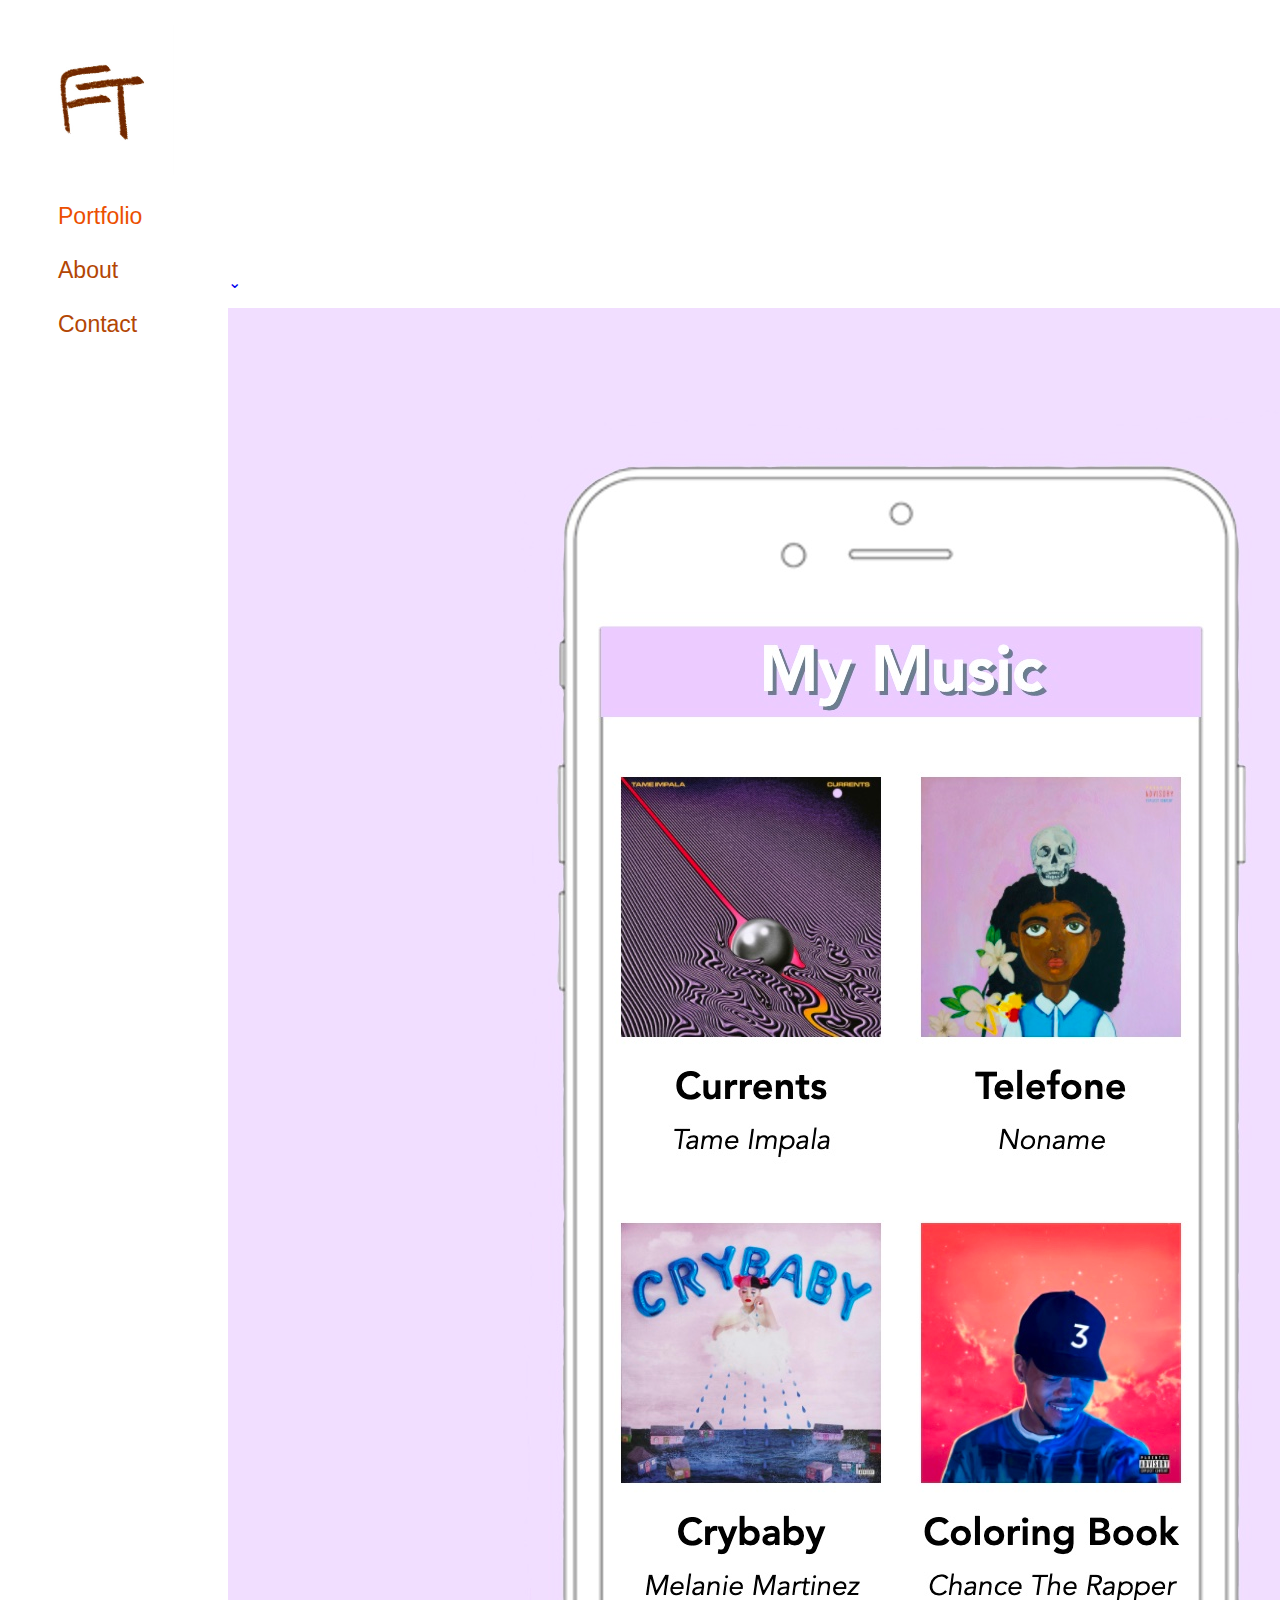
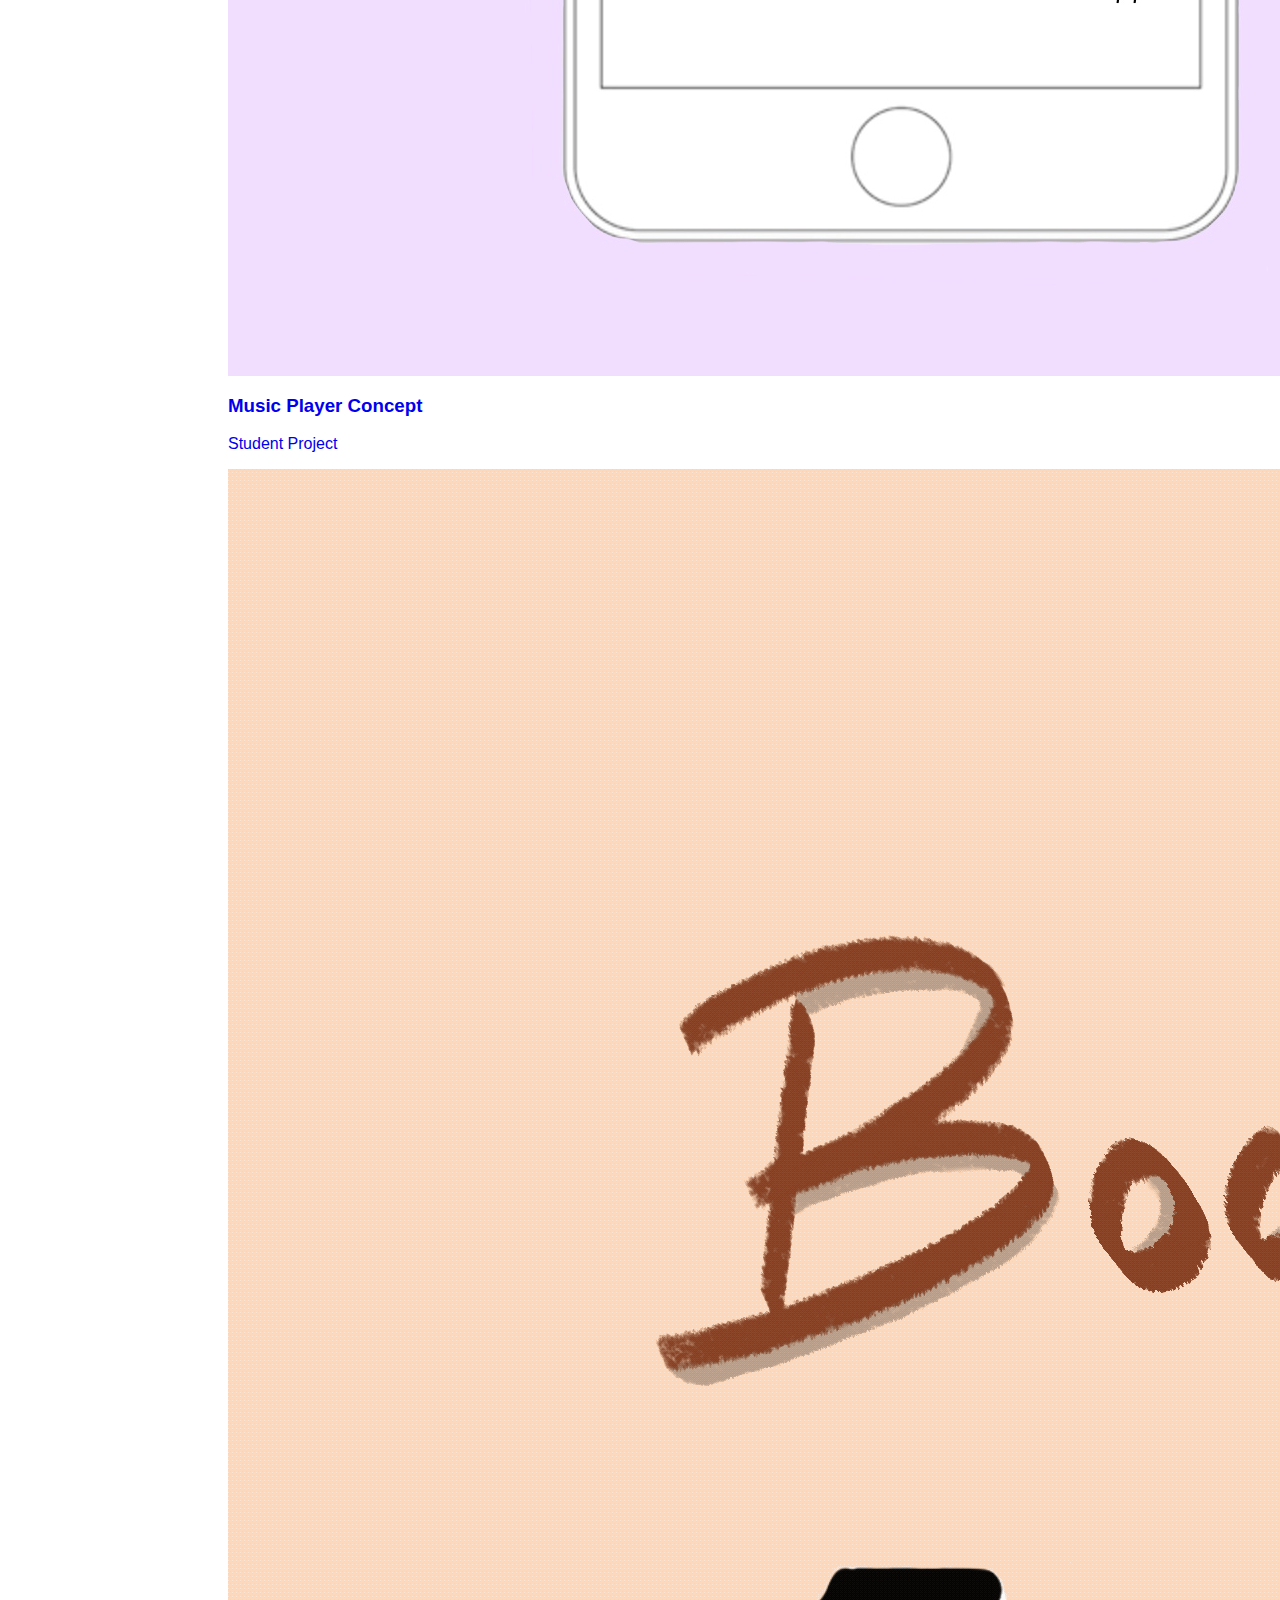
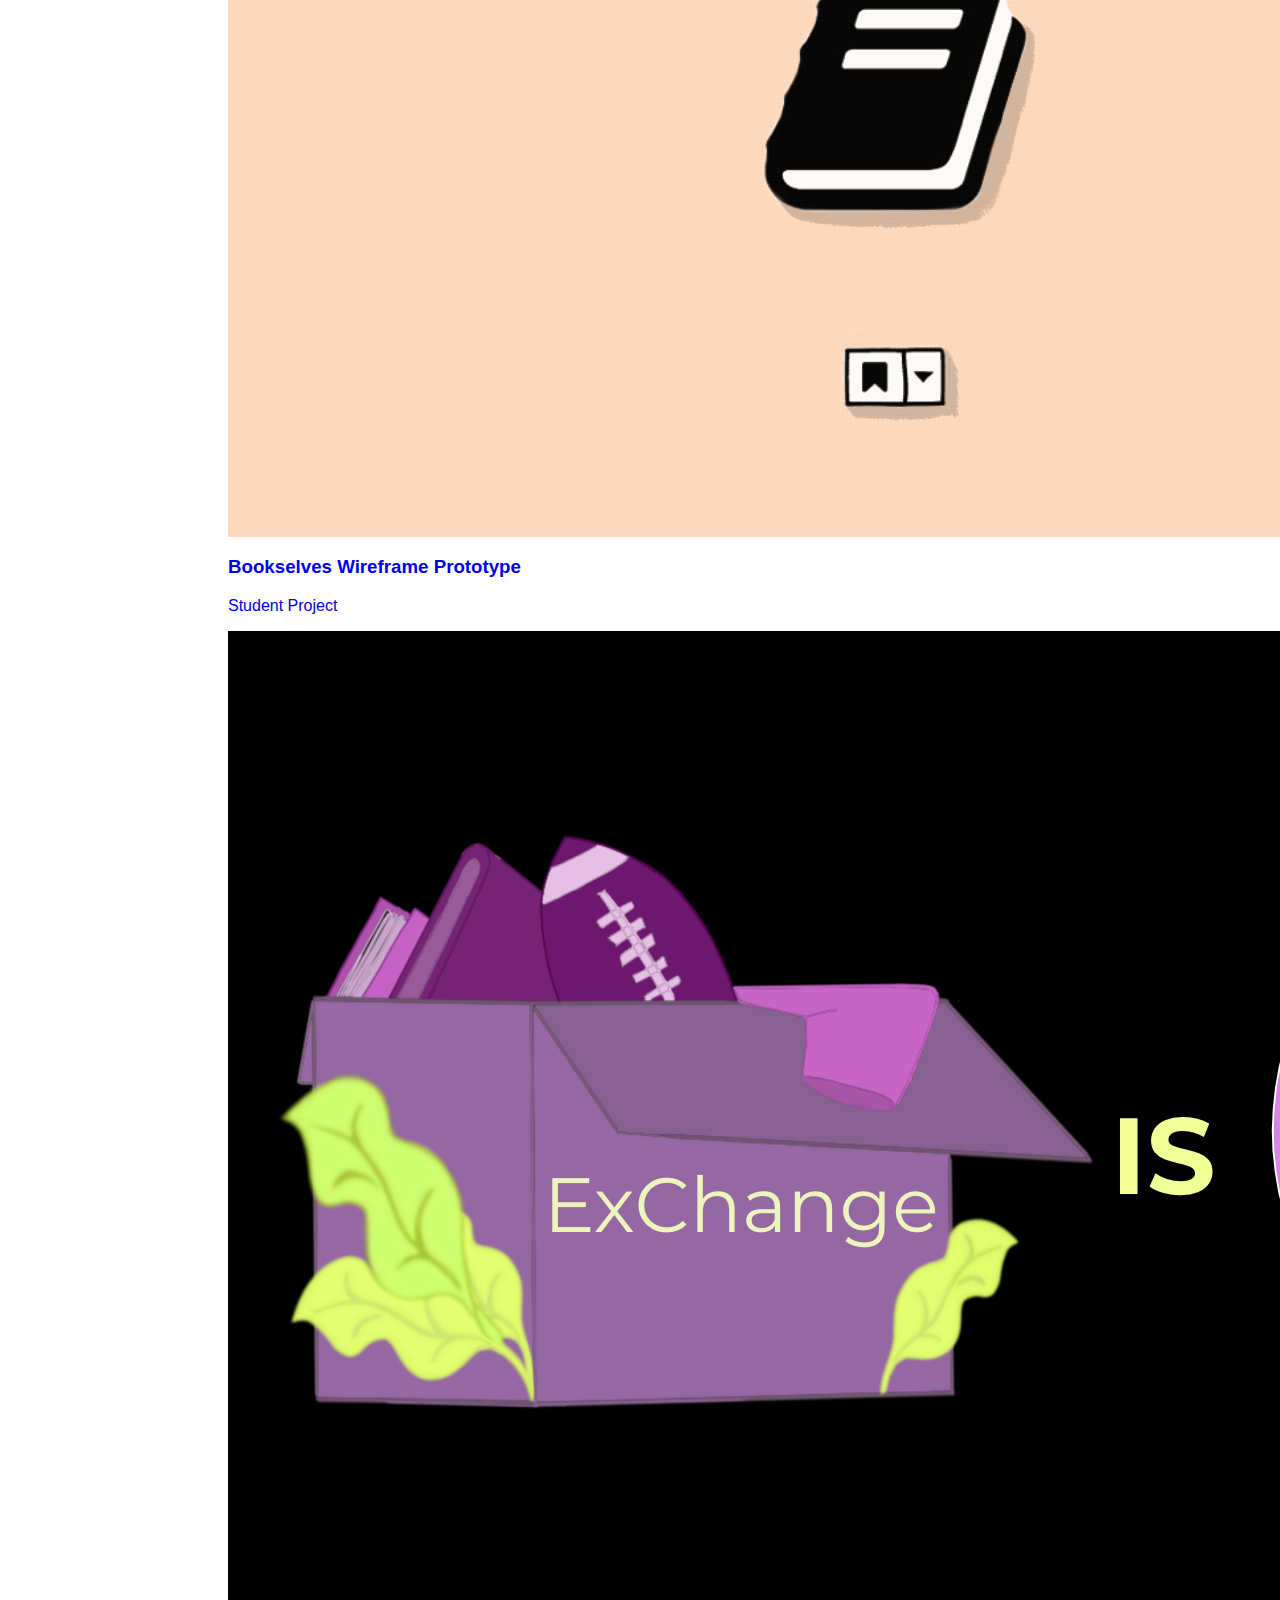
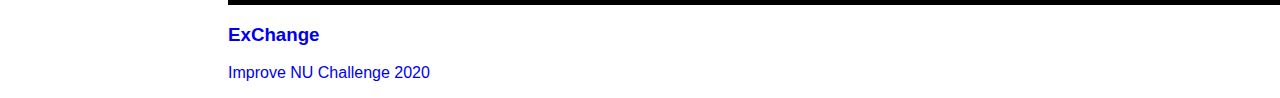
<file: index.html>
<html>
    <head>
        <title>Fionna Teoh</title>
        <link rel="stylesheet" type="text/css" href="portfolio.css"/>
    </head>
    
    <body>
      <!-- Side Menu Bar: navigation between portfolio, about, and contact pages-->
      <nav class="side-nav">
        <div class="icon">
          <img src="images/ft_icon.jpg" alt="FT logo">
        </div>
        <ul class= "menu-portfolio">
          <a href="index.html">
            <li id ="portfolio" aria-labelledby="Portfolio">Portfolio</li>
          </a>
          <a href="about.html">
            <li id ="about" aria-labelledby="About">About</li>
         </a>
         <a href="contact.html">
            <li id="contact" aria-labelledby="Contact">Contact</li>
         </a>
        </ul>
      </nav>

      <div id="screen">
        <!-- Section 1 of Landing Page/Portfolio page: introduction and toggle-->
        <div id="section1">
          <!-- Introduction: self-introduction-->
          <div class="mini-bio">
            <img id="gingko" src="images/gingko.jpg" alt="Fionna Teoh">
            <div class="mini-bio-text">
                <p id="name">Hey, I'm Fionna.</p>
                <p id="description">I'm a web developer passionate about storytelling <br>
                  and building meaningful experiences.</p>
            </div>
          </div>
          <!-- Toggle to Projects in Portfolio: smooth scrolls to Section 2 of the page-->
          <div class="view-work">
            <a href="#section2">
              <p aria-labelledby="Smooth Scroll to Projects">&#8964;</p>
            </a>
          </div>
        </div>

        <!-- Section 2 of Landing Page/Portfolio: 3 clickable projects -->
        <div id="section2">
          <div class="project-container">
            <!-- Project 1: Music Player Concept-->
            <div class="project">
              <a href="music_player.html">
                <img id="project1" src="images/project1.jpg" alt="Music Player Redesign">
                <div class="overlay" id="overlay1">
                  <div class="text">
                    <h3 aria-labelledby="Music Player Concept">Music Player Concept</h3>
                    <p aria-labelledby="Student Project">Student Project<p>
                  </div>
                </div>
              </a>
            </div>
            <!-- Project 2: Bookselves Wireframe Prototype-->
            <div class="project">
              <a href="bookselves.html">
                <img id="project2" src="images/project2.gif" alt="Bookselves">
                <div class="overlay" id="overlay1">
                  <div class="text">
                    <h3 aria-labelledby="Bookselves Wireframe Prototype">Bookselves Wireframe Prototype</h3>
                    <p aria-labelledby="Student Project">Student Project<p>
                  </div>
                </div>
              </a>
            </div>
            <!-- Project 3: ExChange-->
            <div class="project">
              <a href="exChange.html">
                <img id="project3" src="images/exChange.png" alt="ExChange">
                <div class="overlay" id="overlay1">
                  <div class="text">
                    <h3 aria-labelledby="ExChange">ExChange</h3>
                    <p aria-labelledby="Improve NU 2020">Improve NU Challenge 2020<p>
                  </div>
                </div>
              </a>
            </div>
          </div>
        </div>

      </div>
    </body>
 </html>
</file>
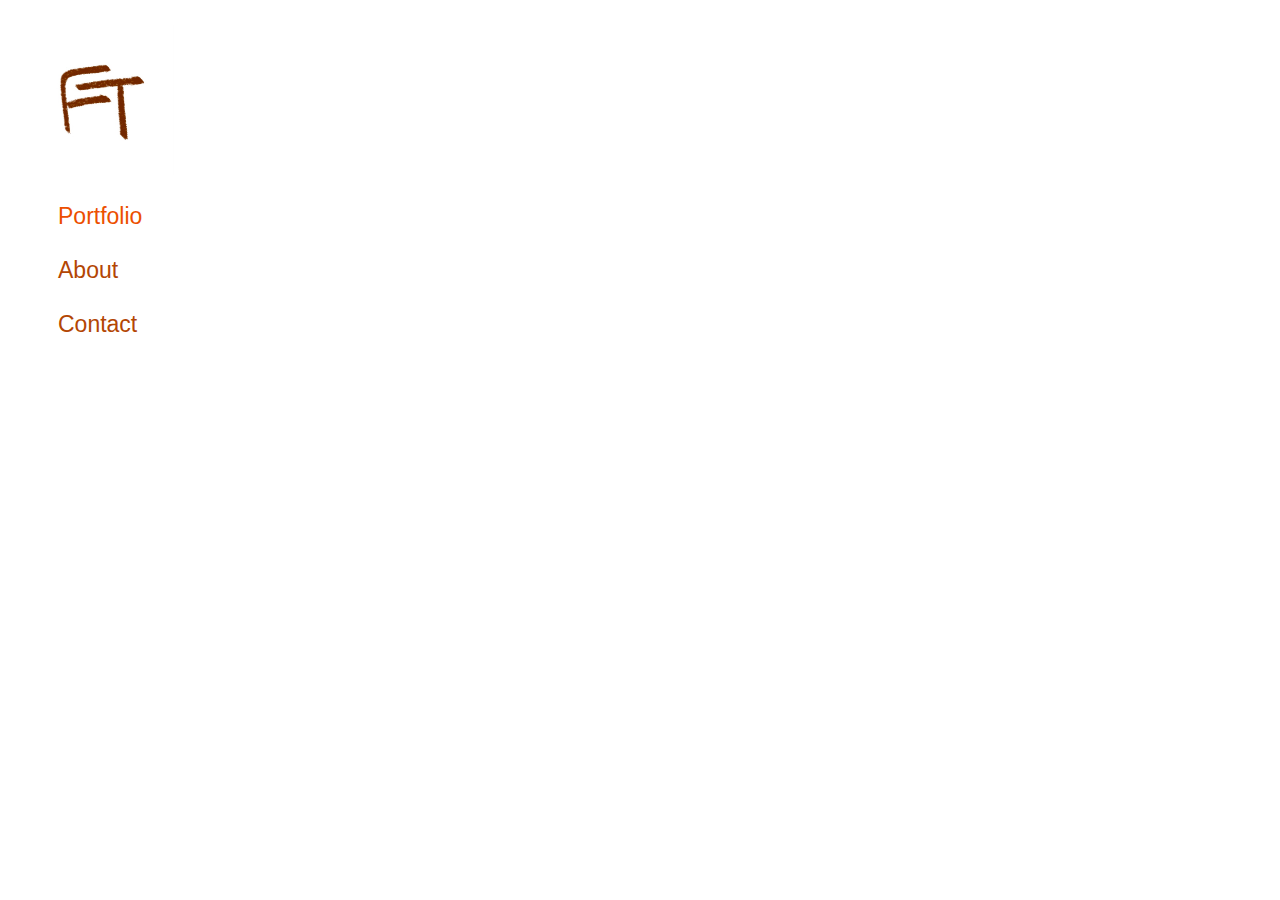
<file: project_6/index.html>
<html>
    <head>
        <title>Fionna Teoh</title>
        <link rel="stylesheet" type="text/css" href="portfolio.css"/>
        <link href="https://fonts.googleapis.com/icon?family=Material+Icons"
           rel="stylesheet">
        <script src="contact.js"></script>
    </head>
    <body>
      <nav class="side-nav">
        <div class="icon">
          <img src="images/ft_icon.jpg" alt="Fionna Teoh">
        </div>

        <ul class= "menu-portfolio">
           <a href="index.html">
             <li id ="portfolio">Portfolio</li>
           </a>
           <a href="about.html">
             <li id ="about">About</li>
          </a>
          <a href="contact.html">
             <li id="contact">Contact</li>
          </a>
        </ul>
      </nav>
      <div id="screen">
        <div class ="mini-bio">
          <img id="gingko" src="images/gingko.jpg" alt="Fionna Teoh">
          <div class="mini-bio-text">
              <p id="name">Hey, I'm Fionna.</p>
              <p id="description">I'm a designer passionate about storytelling <br>
                and building meaningful experiences.</p>
        </div>
        </div>


      </div>

    <script src="contact.js"></script>
    </body>
 </html>
</file>
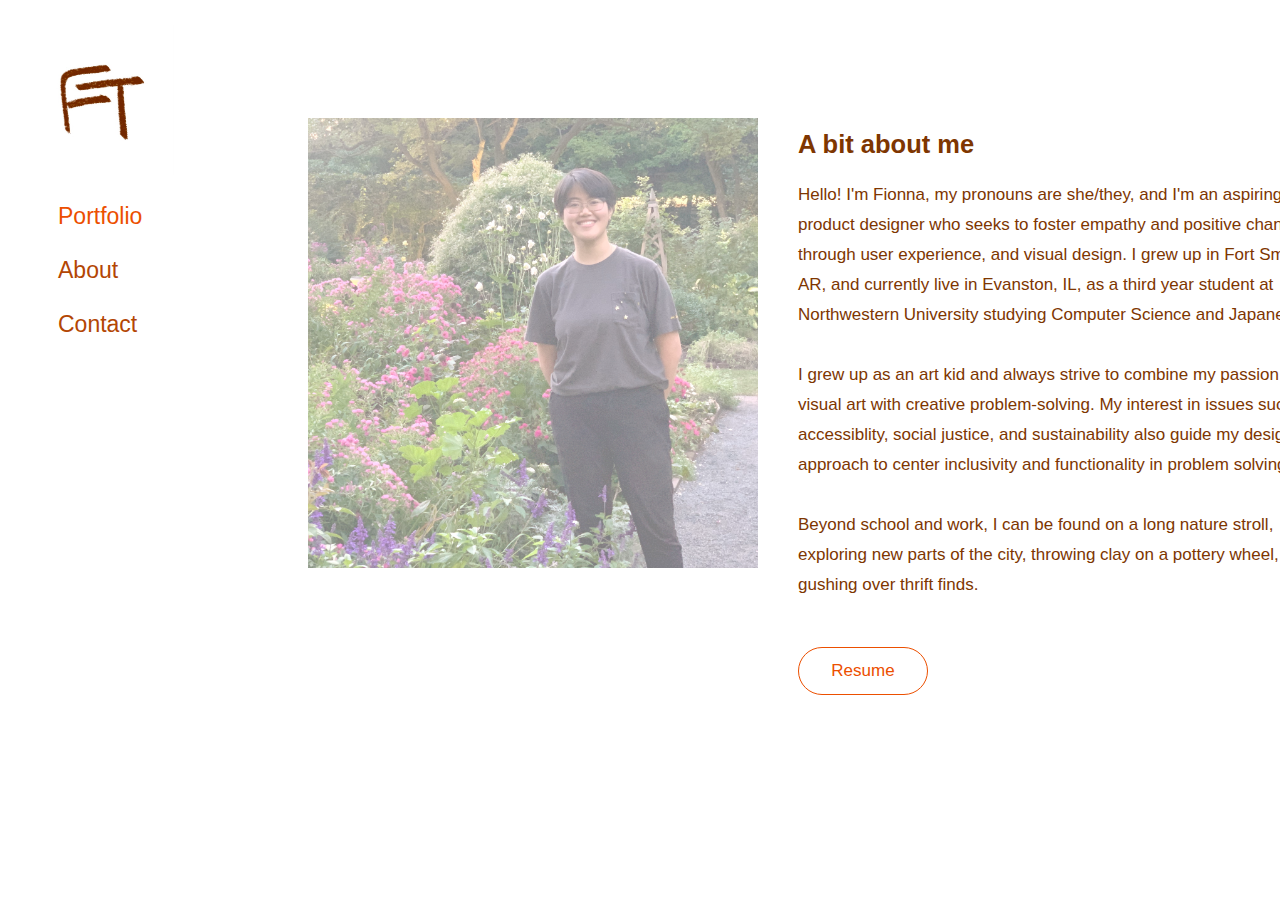
<file: about.html>
<html>
    <head>
        <title>About Fionna Teoh</title>
        <link rel="stylesheet" type="text/css" href="portfolio.css"/>
    </head>

    <body>
      <!-- Side Menu Bar: navigation between portfolio, about, and contact pages-->
      <nav class="side-nav">
        <div class="icon">
          <img src="images/ft_icon.jpg" alt="FT logo">
        </div>
        <ul class= "menu-portfolio">
          <a href="portfolio.html">
            <li id ="portfolio" aria-labelledby="Portfolio">Portfolio</li>
          </a>
          <a href="about.html">
            <li id ="about" aria-labelledby="About">About</li>
         </a>
         <a href="contact.html">
            <li id="contact" aria-labelledby="Contact">Contact</li>
         </a>
        </ul>
      </nav>

      <div id ="screen">
        <!-- Introduction: self-introduction-->
        <div class="bio">
          <div class="profile_pic">
          <img src="images/profile_pic.jpg" alt="Fionna Teoh">
          </div>
          <div class="bio-text">
            <h2 aria-labelledby="A bit about me">A bit about me</h2>
            <p>Hello! I'm Fionna, my pronouns are she/they, and I'm an aspiring product designer who seeks
              to foster empathy and positive change through user experience, and visual design. I grew up
              in Fort Smith, AR, and currently live in Evanston, IL, as a third year student at Northwestern
              University studying Computer Science and Japanese. <br><br>

              I grew up as an art kid and always strive to combine my passion for visual art with creative
              problem-solving. My interest in issues such as accessiblity, social justice, and sustainability also guide
              my design approach to center inclusivity and functionality in problem solving. <br><br>

              Beyond school and work, I can be found on a long nature stroll, exploring new parts of the city, throwing
              clay on a pottery wheel, and gushing over thrift finds.<br><br>
            </p>
            <!-- Resume button: opens pdf file of resume in a new tab-->
            <div class="resume-button">
              <a href= "https://drive.google.com/file/d/1MaXwKJrYm9gpLpIRL7axI6qmqg0RHCe9/view?usp=sharing" target="_blank">
                <button class="resume" title="Resume"><span>Resume</span></button>
              </a>
            </div>
          </div>
        </div>
      </div>

    </body>
 </html>
</file>
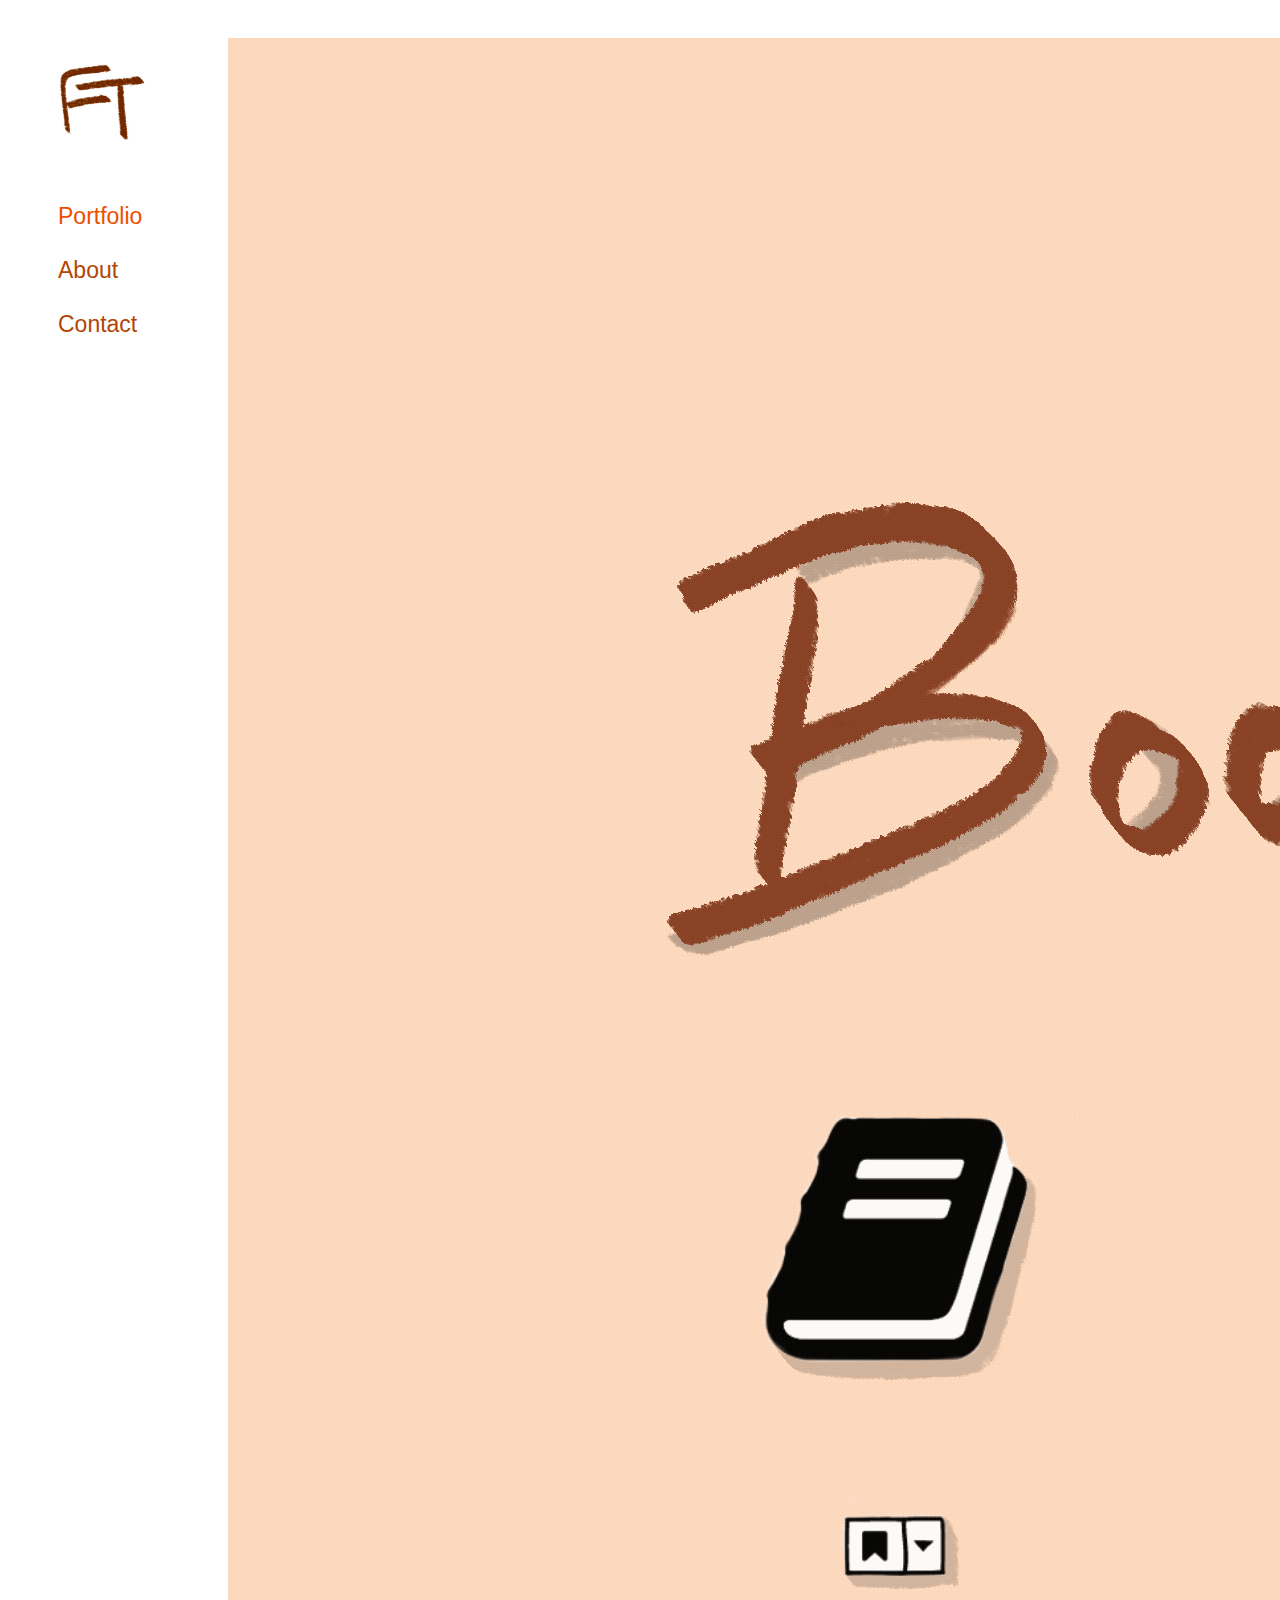
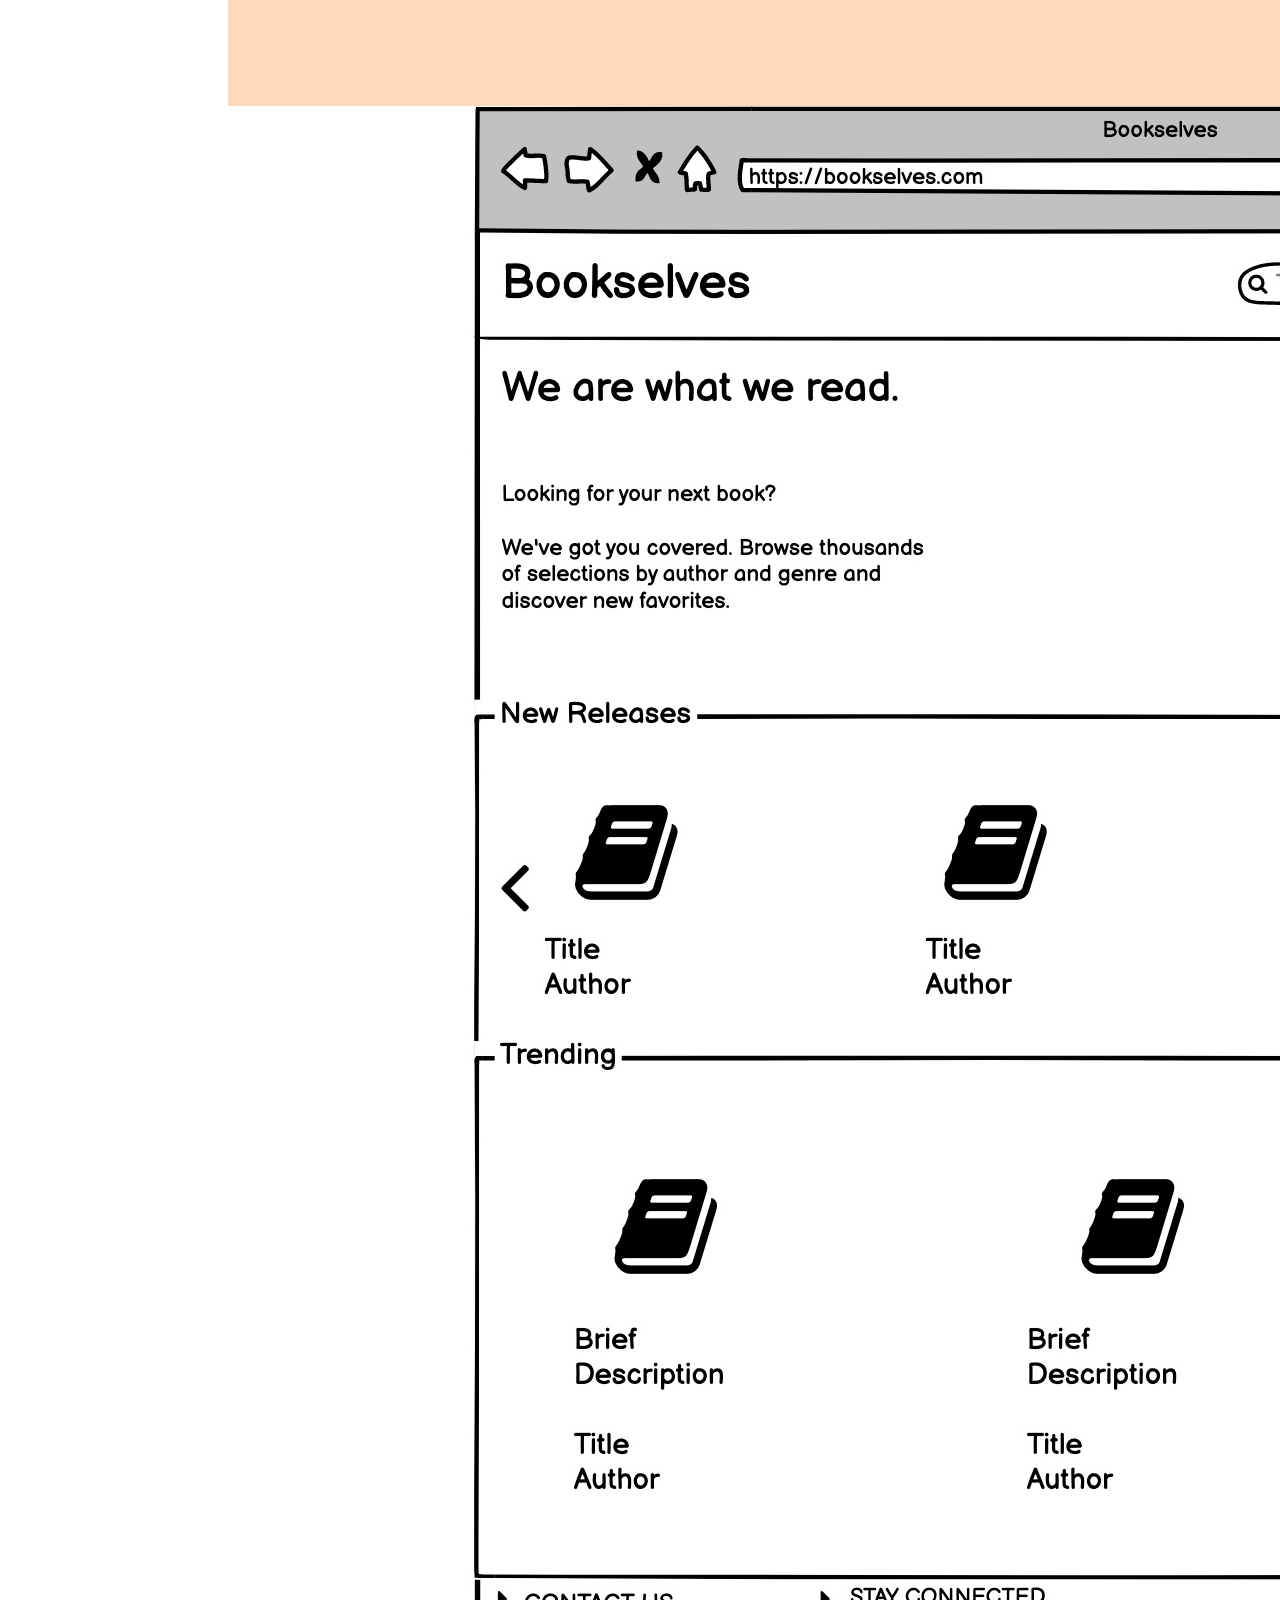
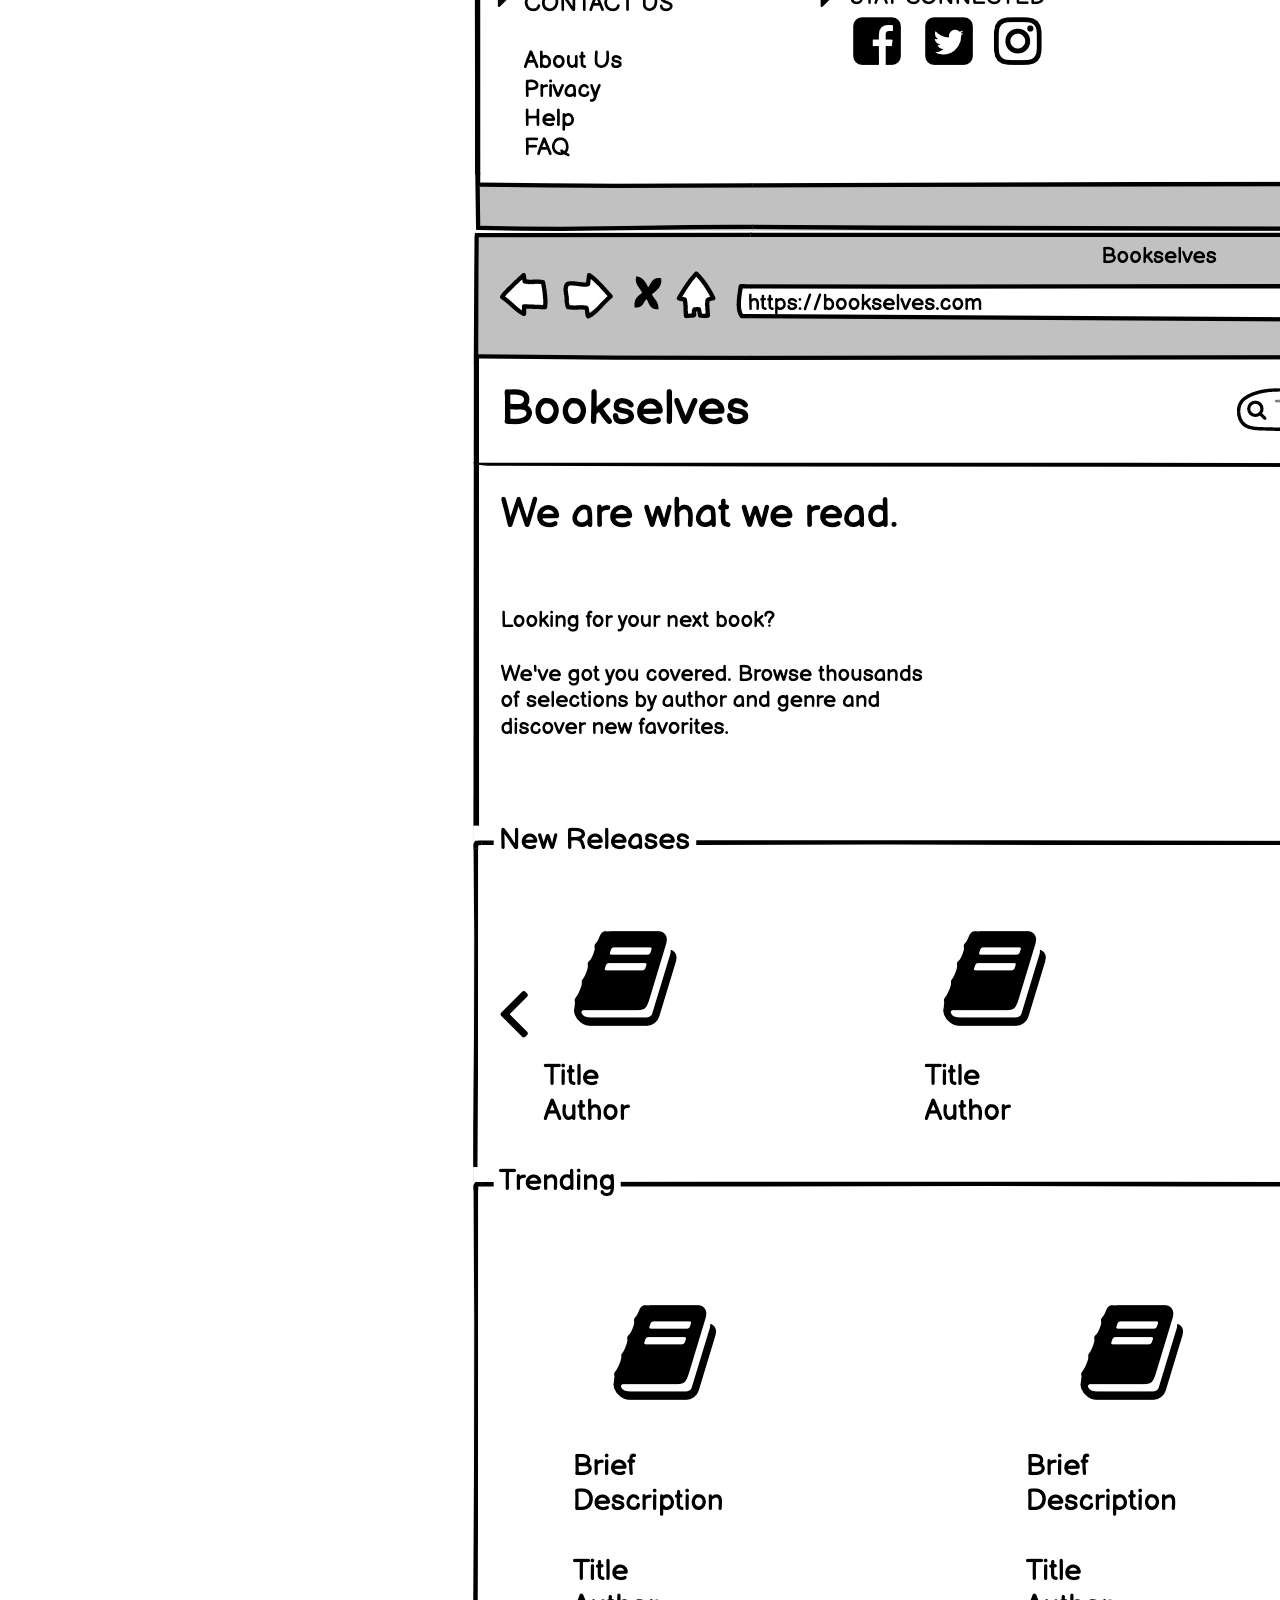
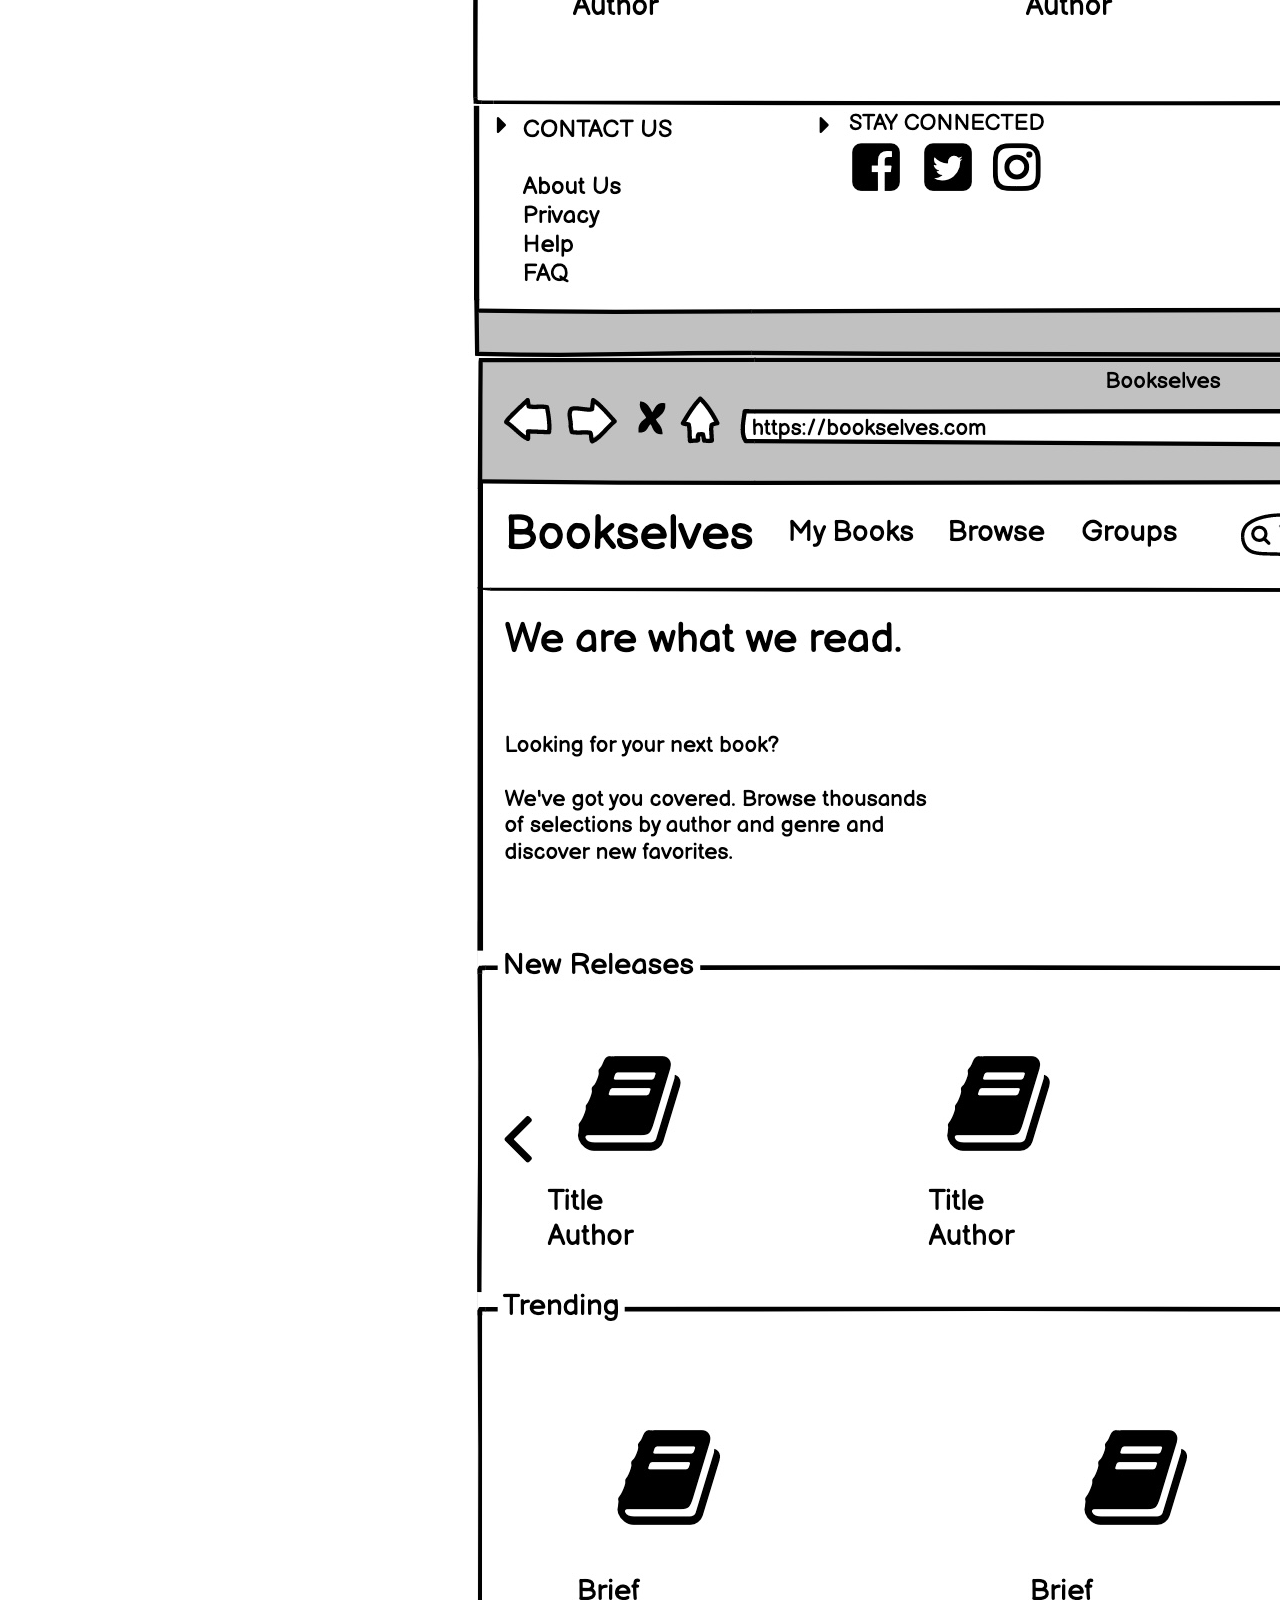
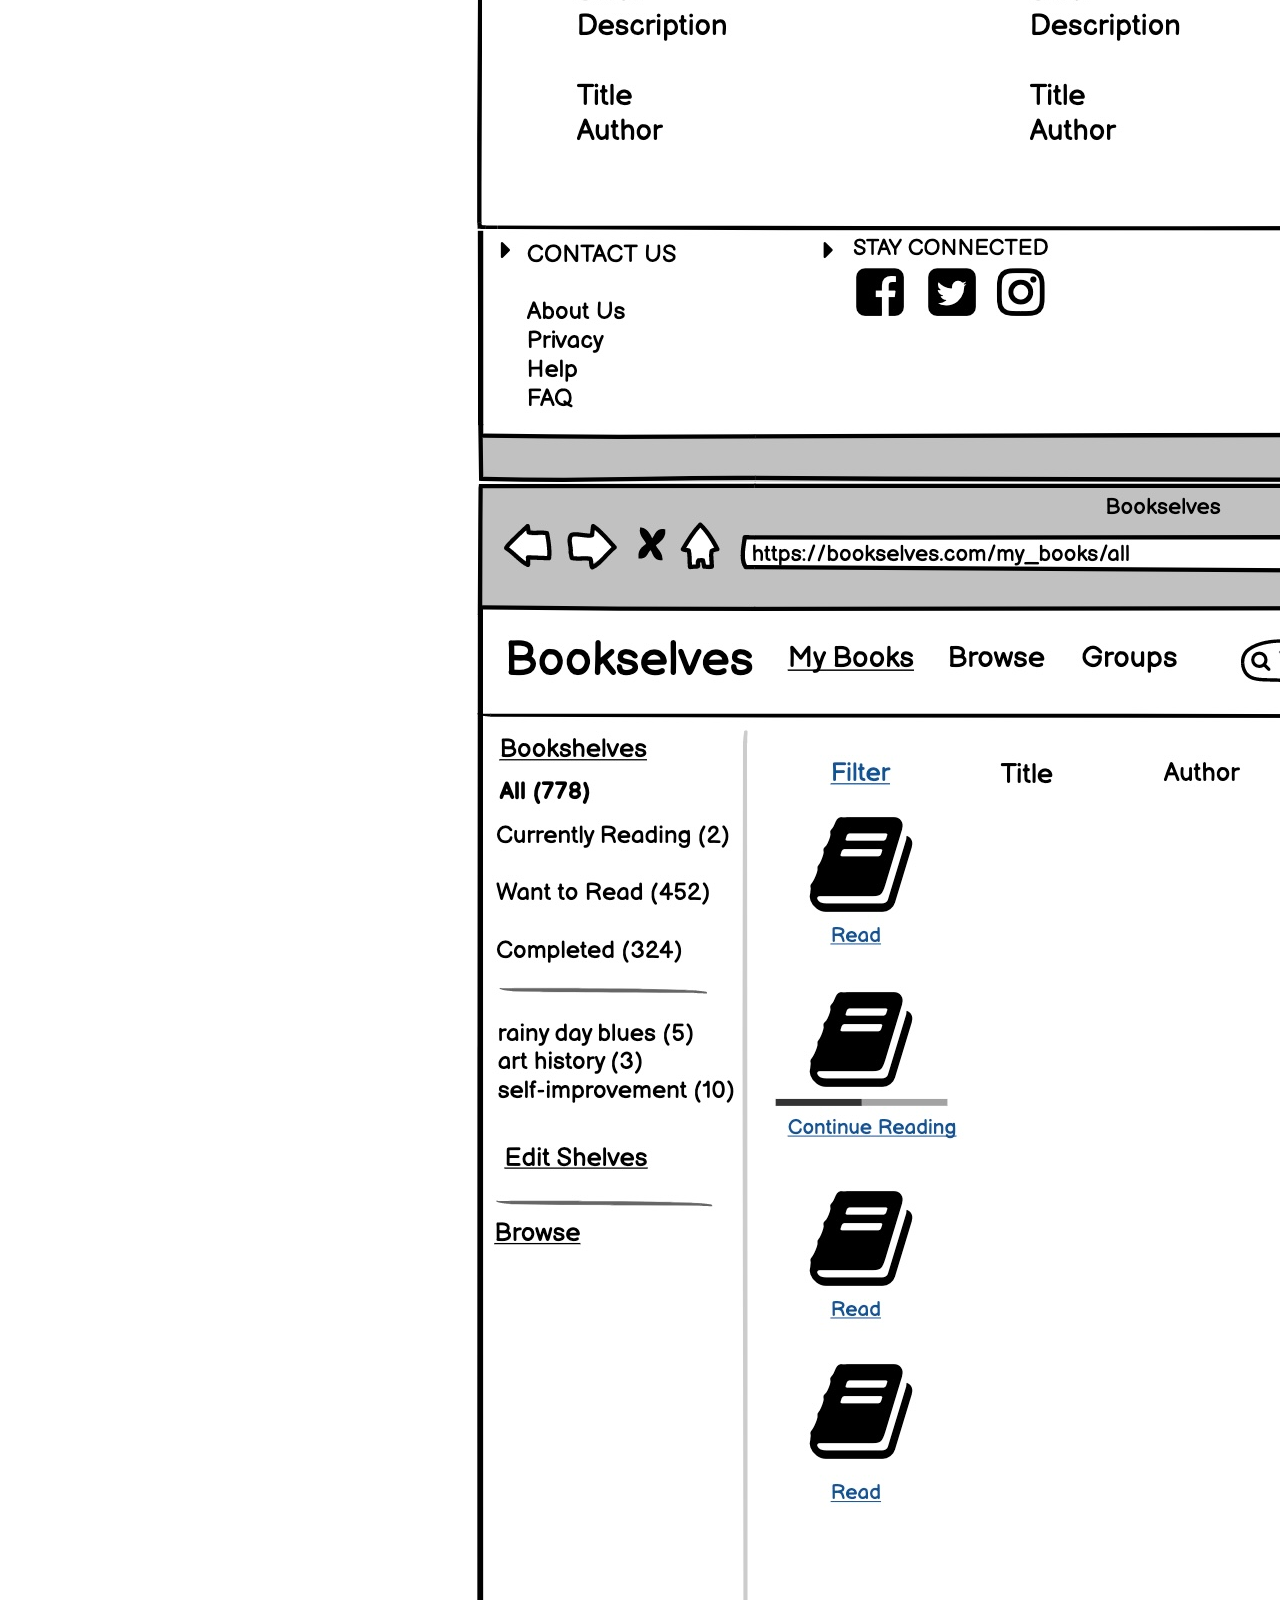
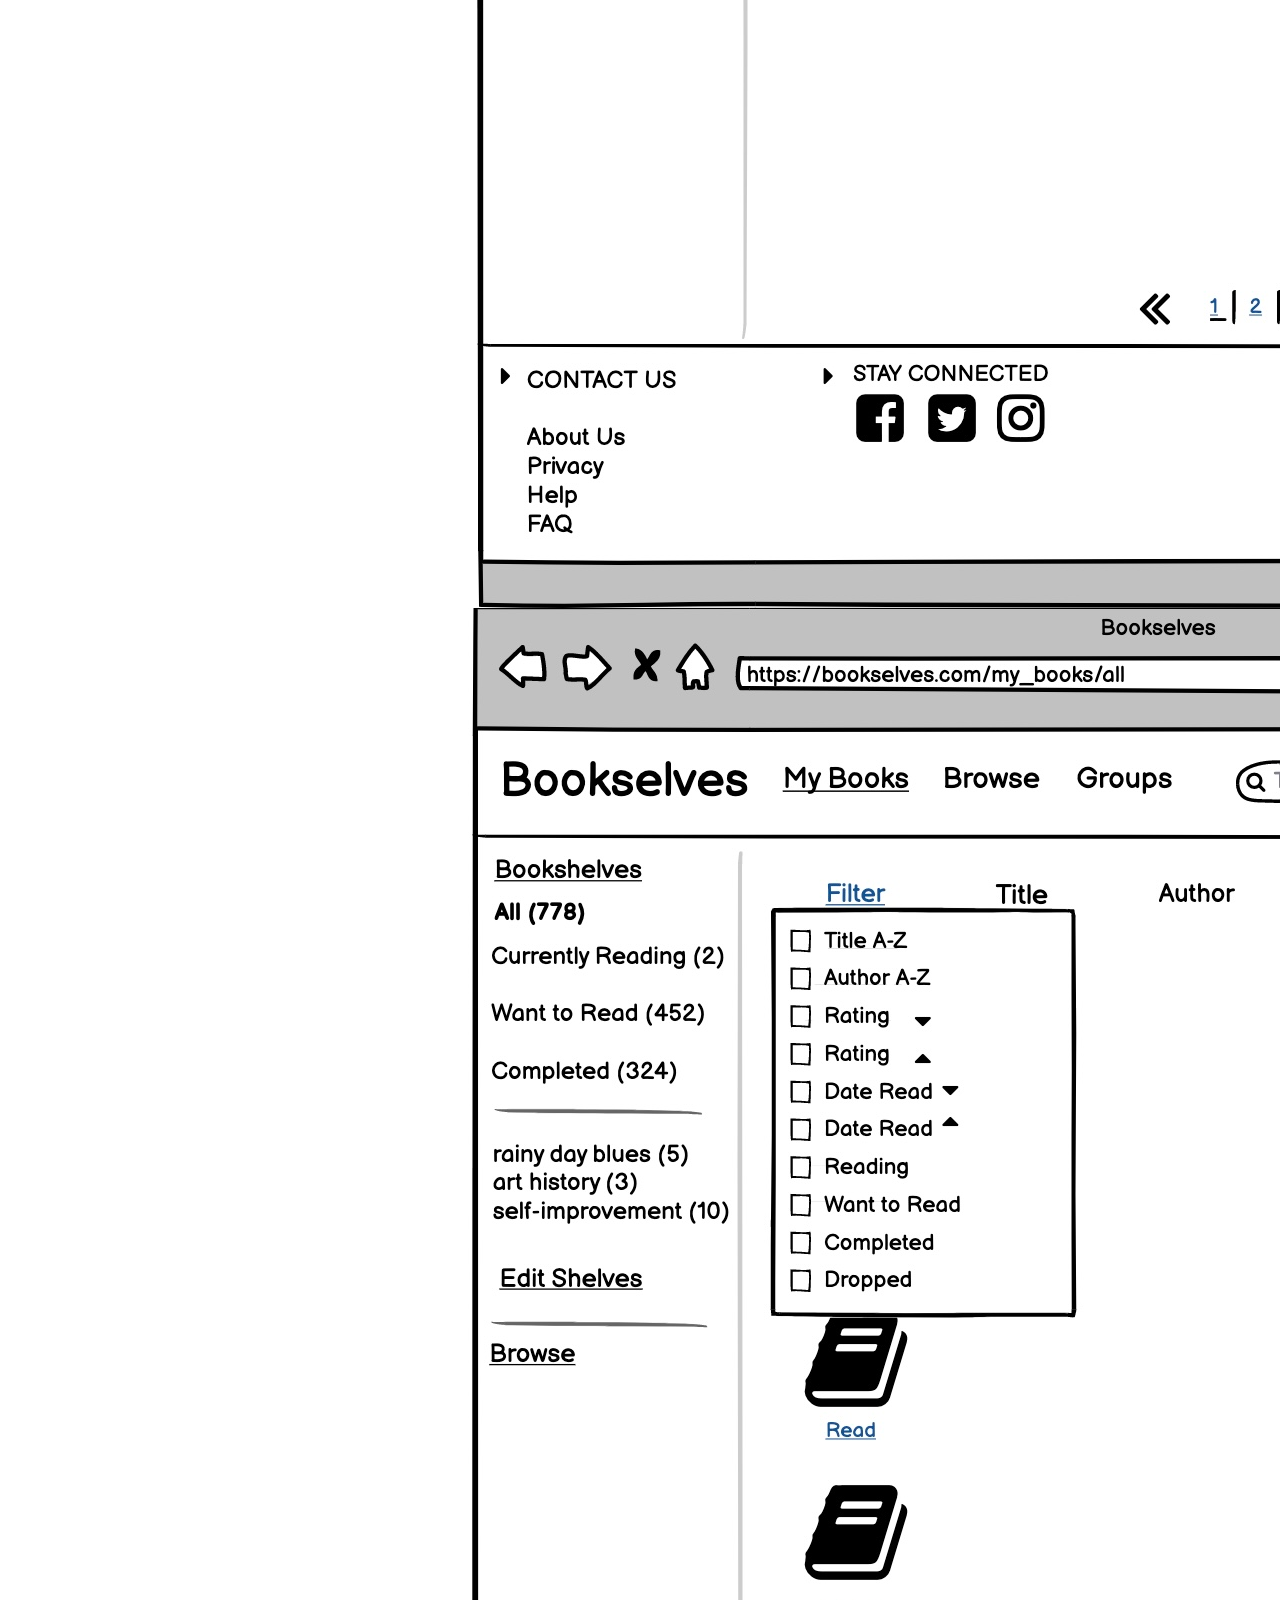
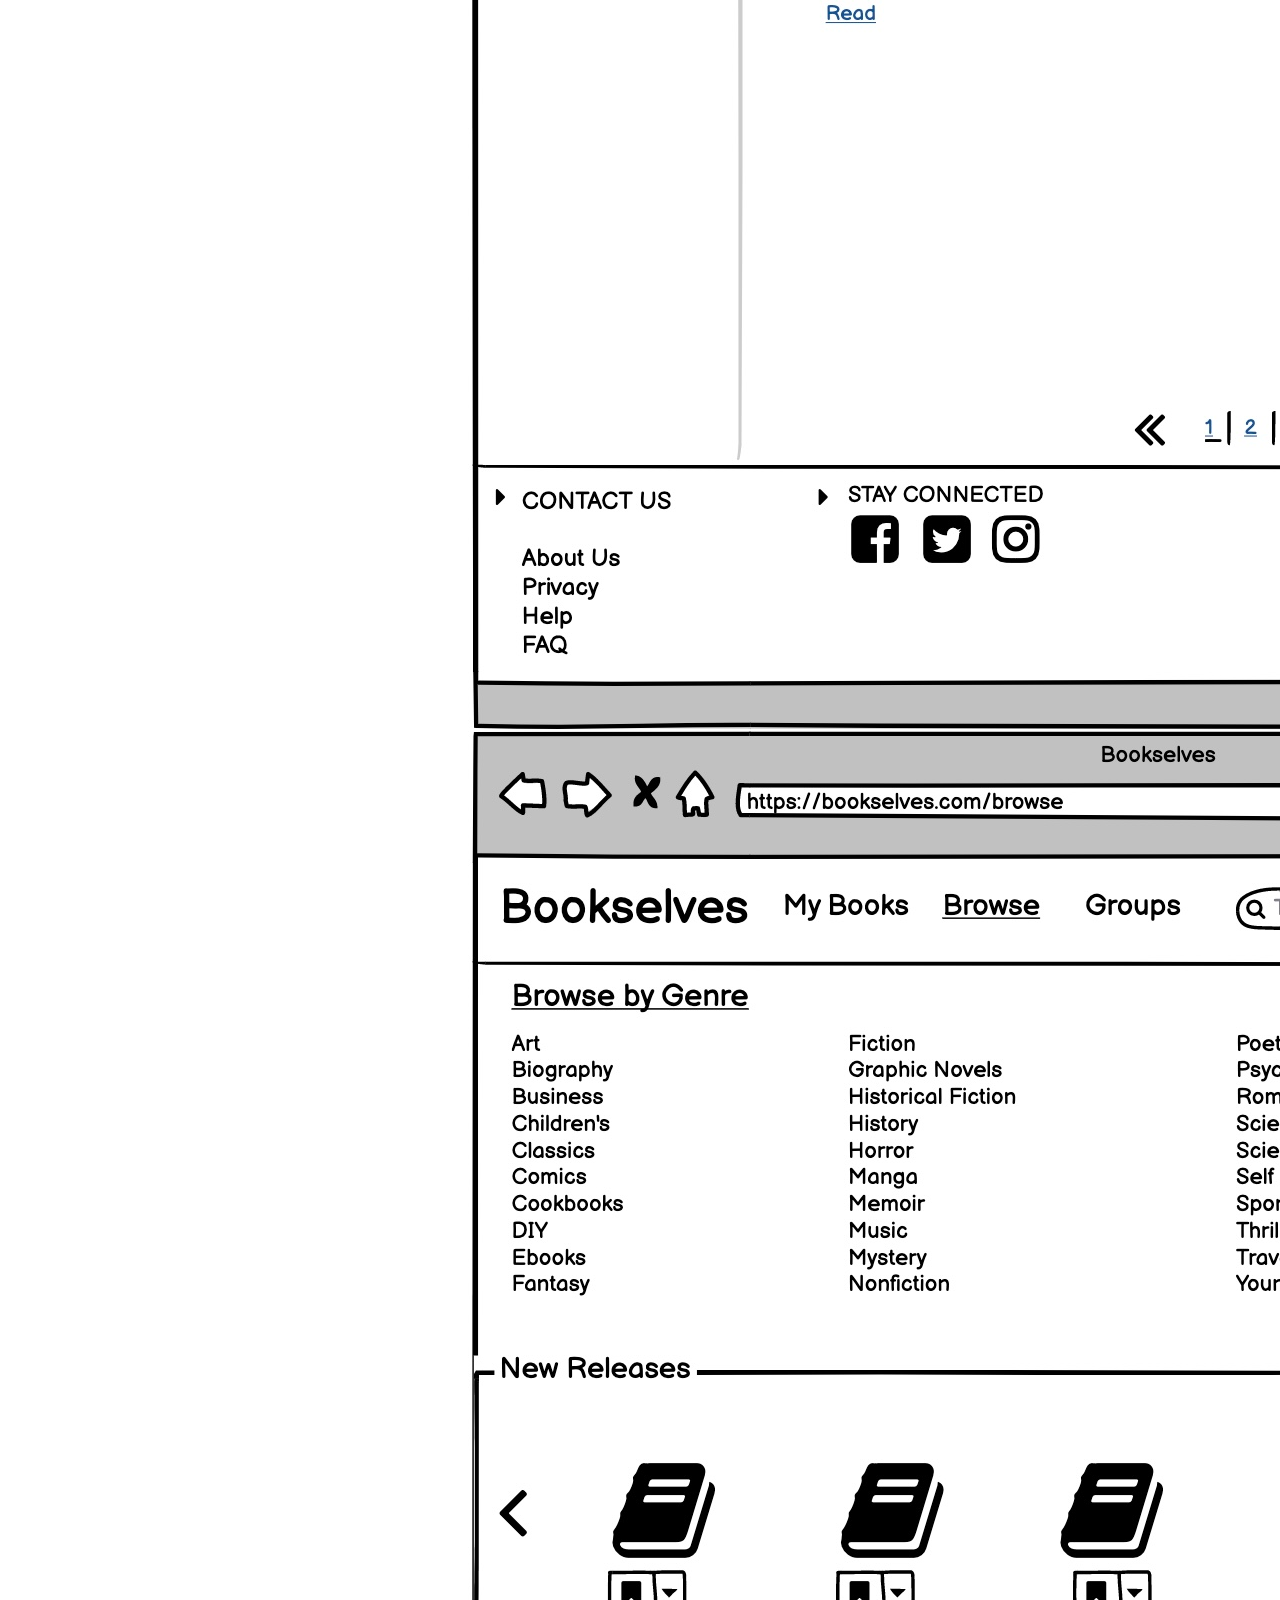
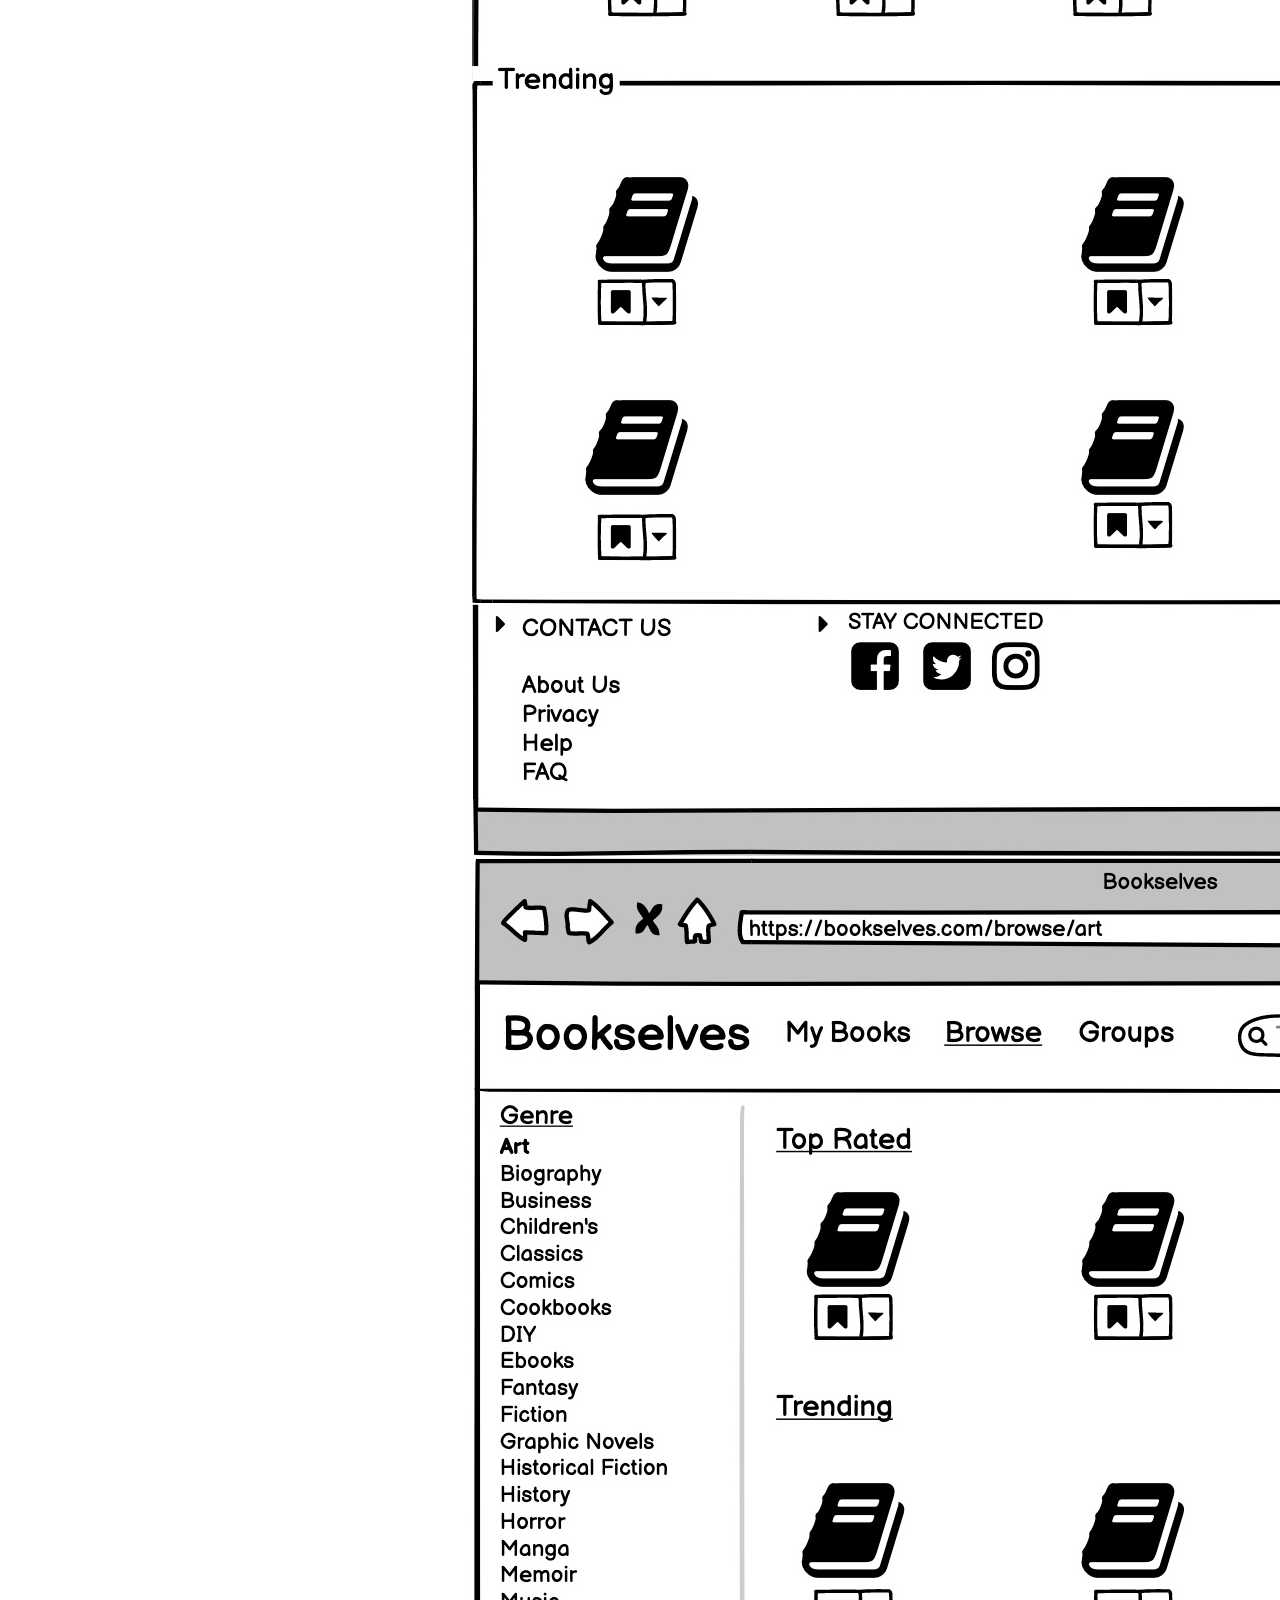
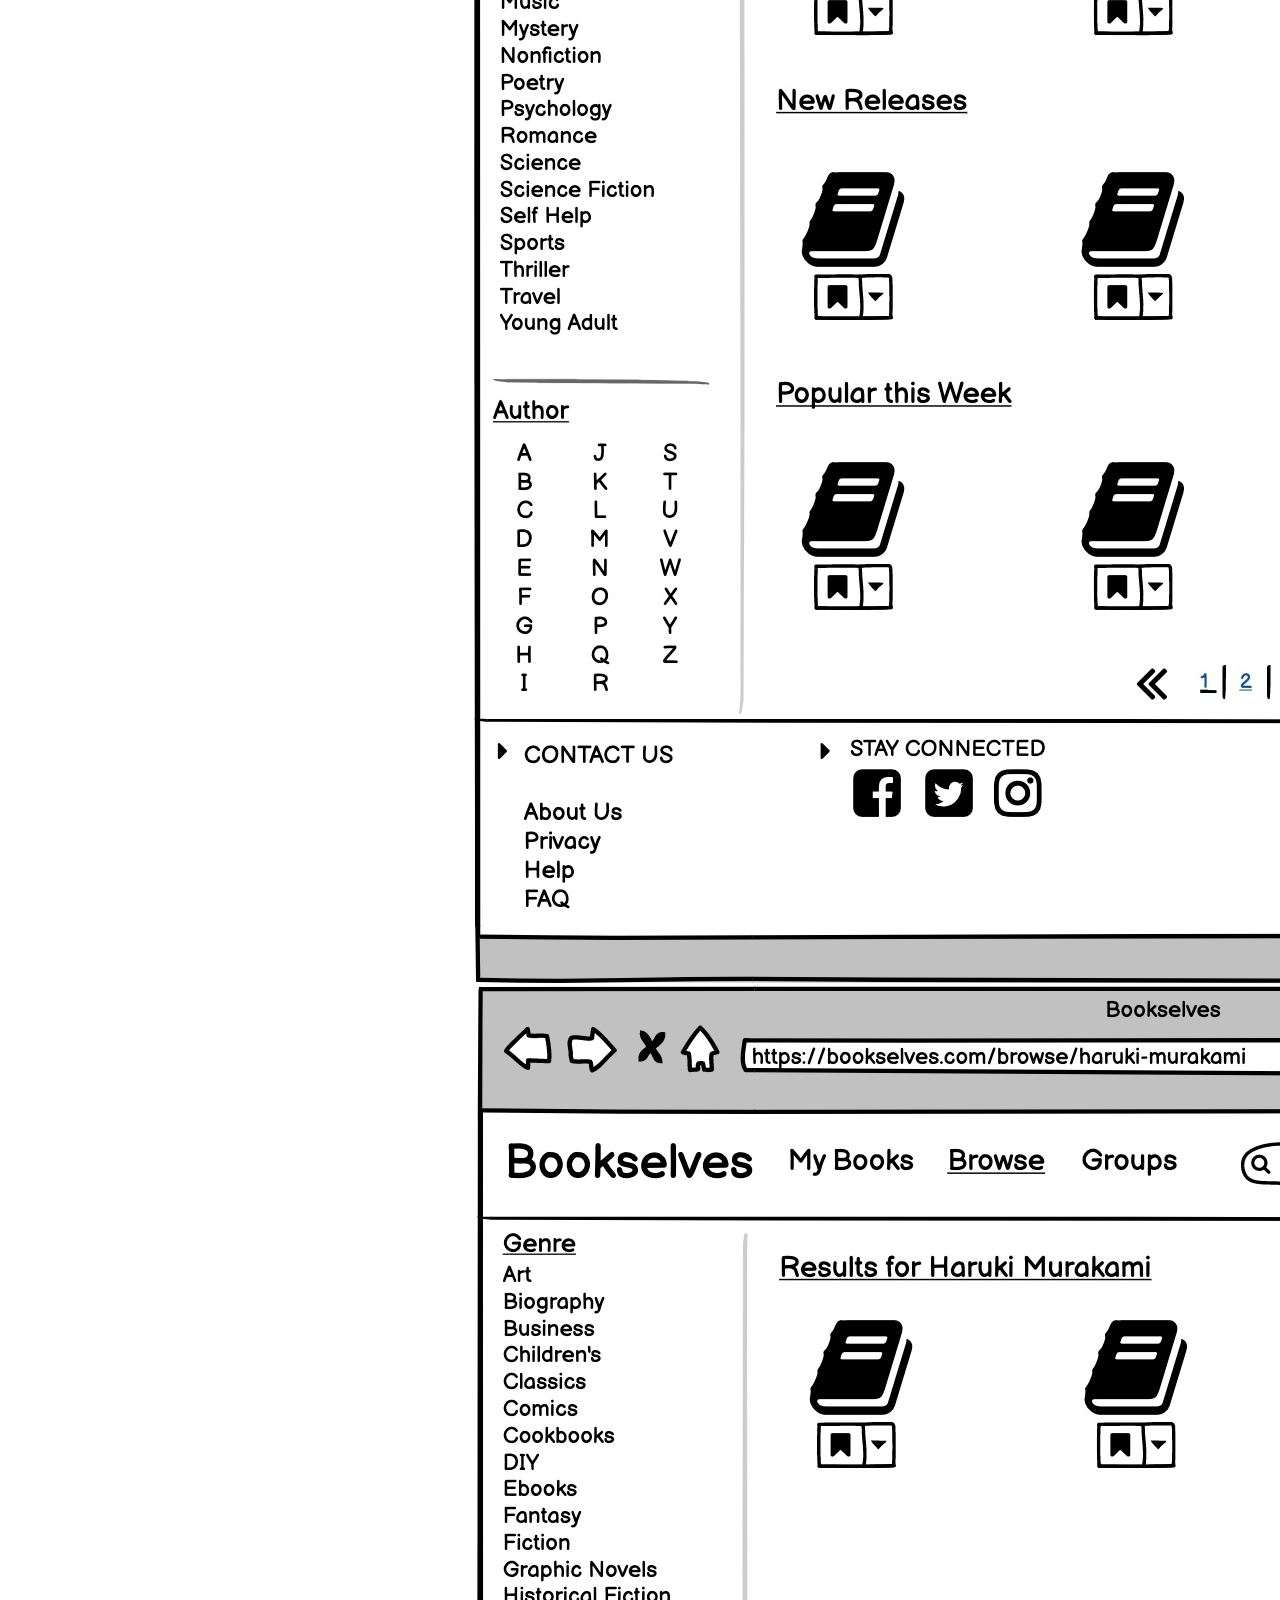
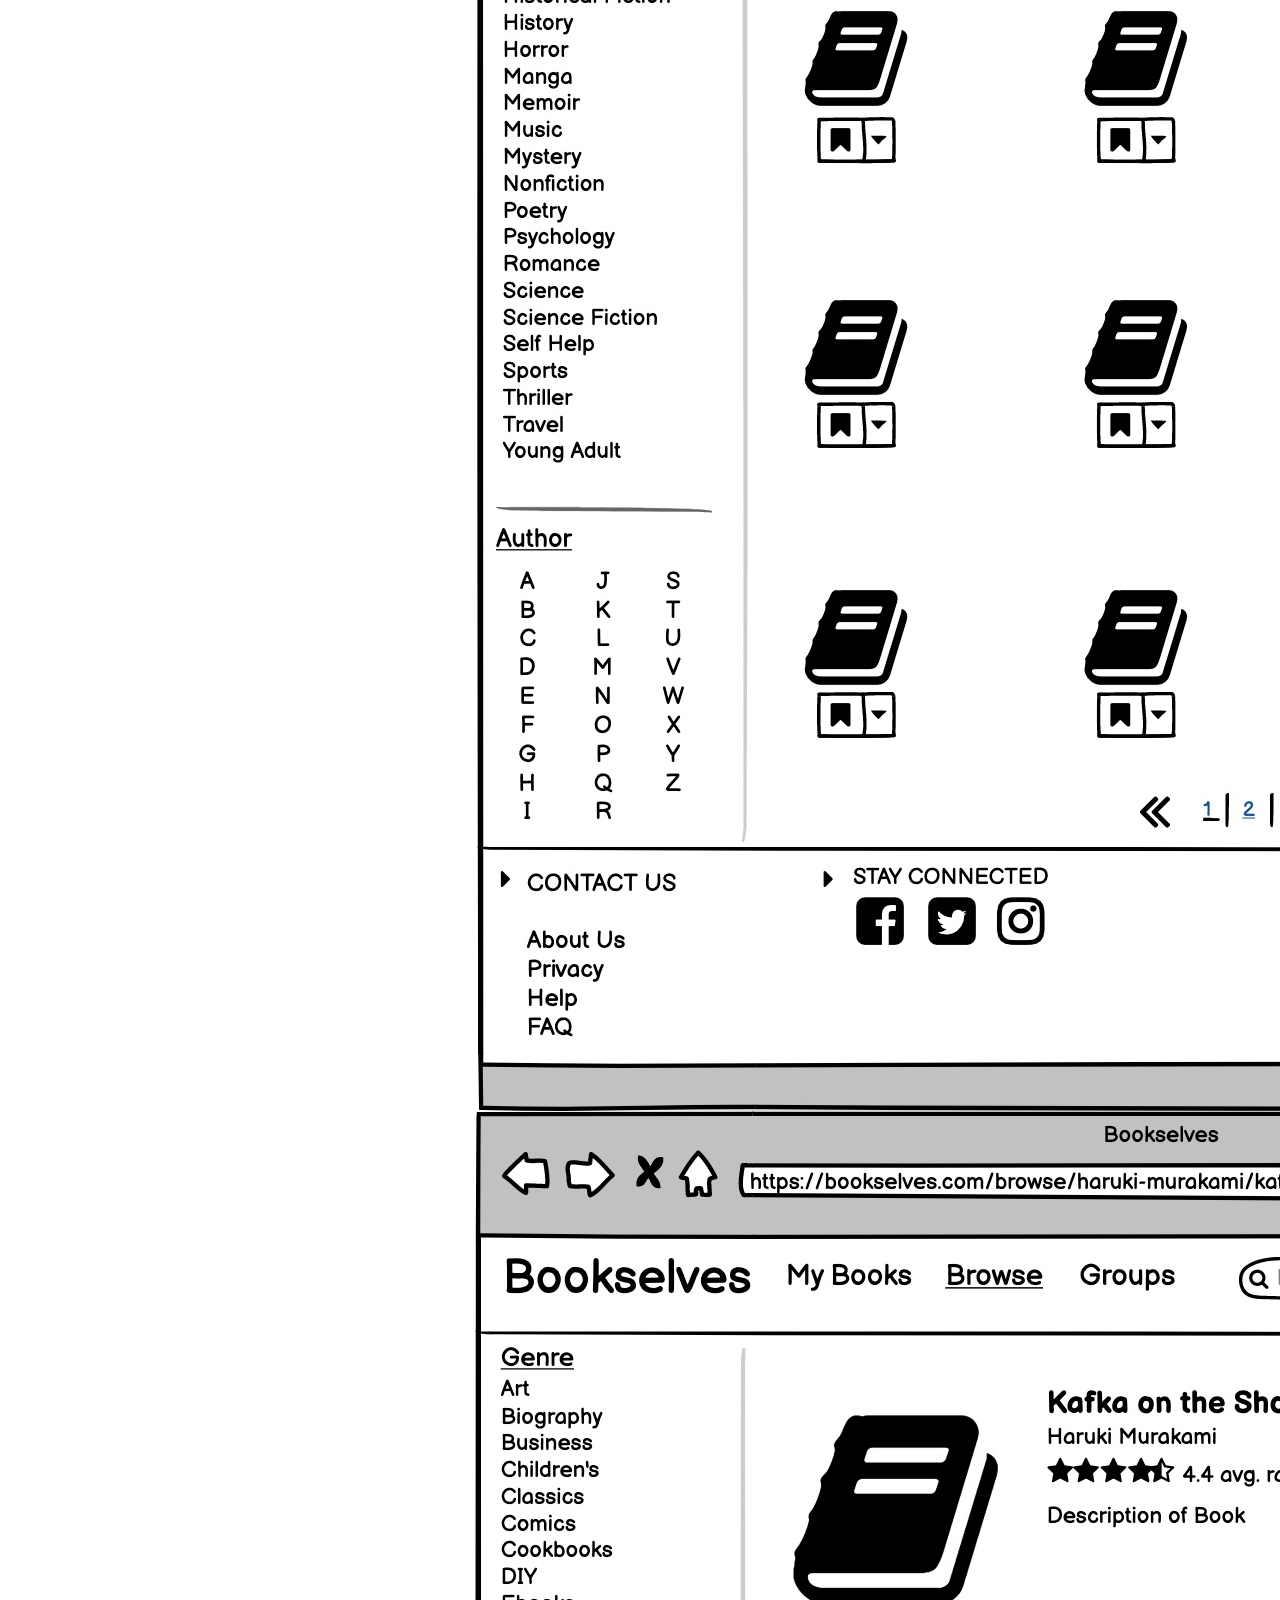
<file: bookselves.html>
<html>
    <head>
        <title>Bookselves Wireframe Prototype</title>
        <link rel="stylesheet" type="text/css" href="portfolio.css"/>
    </head>

    <body>
      <!-- Side Menu Bar: navigation between portfolio, about, and contact pages-->
      <nav class="side-nav">
        <div class="icon">
          <img src="images/ft_icon.jpg" alt="FT logo">
        </div>
        <ul class= "menu-portfolio">
          <a href="index.html">
            <li id ="portfolio" aria-labelledby="Portfolio">Portfolio</li>
          </a>
          <a href="about.html">
            <li id ="about" aria-labelledby="About">About</li>
         </a>
         <a href="contact.html">
            <li id="contact" aria-labelledby="Contact">Contact</li>
         </a>
        </ul>
      </nav>

      <div id="screen">
        <!-- Image Reel: scrollable photos-->
        <div class="image-reel2">
          <img id="bookselves-intro-image" src="images/project2.gif" alt="Bookselves gif">
          <img id="bookshelves-image" src="images/bookselves1.jpg" alt="Bookselves: Home Page">
          <img id="bookshelves-image" src="images/bookselves2.jpg" alt="Bookselves: Home Page During Sign-In">
          <img id="bookshelves-image" src="images/bookselves3.jpg" alt="Bookselves: Home Page After Sign-In">
          <img id="bookshelves-image" src="images/bookselves4.jpg" alt="Bookselves: My Books">
          <img id="bookshelves-image" src="images/bookselves5.jpg" alt="Bookselves: My Books-pulldown menus">
          <img id="bookshelves-image" src="images/bookselves6.jpg" alt="Bookselves: Browse">
          <img id="bookshelves-image" src="images/bookselves7.jpg" alt="Bookselves: Filter Browse for Art">
          <img id="bookshelves-image" src="images/bookselves8.jpg" alt="Bookselves: Author Search (Haruki Murakami)">
          <img id="bookshelves-image" src="images/bookselves9.jpg" alt="Bookselves: Book Display (Kafka on the Shore by Haruki Murakami)">
          <img id="bookshelves-image" src="images/bookselves10.jpg" alt="Bookselves: Book Display: More Details (Kafka on the Shore by Haruki Murakami)">
          <img id="bookshelves-image" src="images/bookselves11.jpg" alt="Bookselves: Bookclub Groups">
        </div>
        <!-- Bookselves Description: general overiview of project with link to interactive page-->
        <div class="bookselves-description">
          <h3 aria-labelledby="Bookselves Wireframe Prototype Student Project | Fall 2020">Bookselves Wireframe Prototype<br>Student Project | Fall 2020</h3>
          <p id="text-body">
            Tools Used: Balsamiq<br>Feel free to view and interact with the project
            <a href="https://balsamiq.cloud/s9fenkl/pcs33cm/rBDAF" target="_blank">
              here.</a><br><br>
            Task: Create a wireframe prototype to redesign an online book club app. (loosely based on
            <a href="https://forums.onlinebookclub.org/shelves/" target="_blank">
            https://forums.onlinebookclub.org/shelves/)</a><br><br>
            Target Users: Book enthusiasts who read one to two books a week, have a large collection of books, and are looking for new titles and authors to read.
            They participate in book clubs with friends and are searching for a tool to organize their reading lists.<br><br>

            Basic features: This app allows users to maintain "bookshelves" of books that they want to read, are reading now, and that they've finished reading.
            They should be able to add and remove books from the shelves, or move them from one shelf to another.<br><br>
            Representative Tasks:</p>
            <ol>
              <li>User searches for a favorite author or book title and adds a new book to their list of things to read.</li>
              <li>User notices a currently trending book and adds it to their list of things to read.</li>
              <li>User removes a book from the list of things they are currently reading because they didn't like the first chapter.</li>
              <li>User moves a book from the currently reading shelf to the finished reading shelf.</li>
              <li>User selects a book to start reading from their list of things to read.</li>
              <li>User rates a book that they just finished reading and writes a short review of the book. They want to strongly recommend it to others.<br></li>
            </ol>
            <p id="text-body"><u>Takeaways:</u> This project was one of my first experienes prototyping and wireframing a design concept. I realized how helpful
              and vital it is to plan, sketch, and prototype interfaces before implementing them.
            </p>
        </div>

      </div>

    </body>
 </html>
</file>
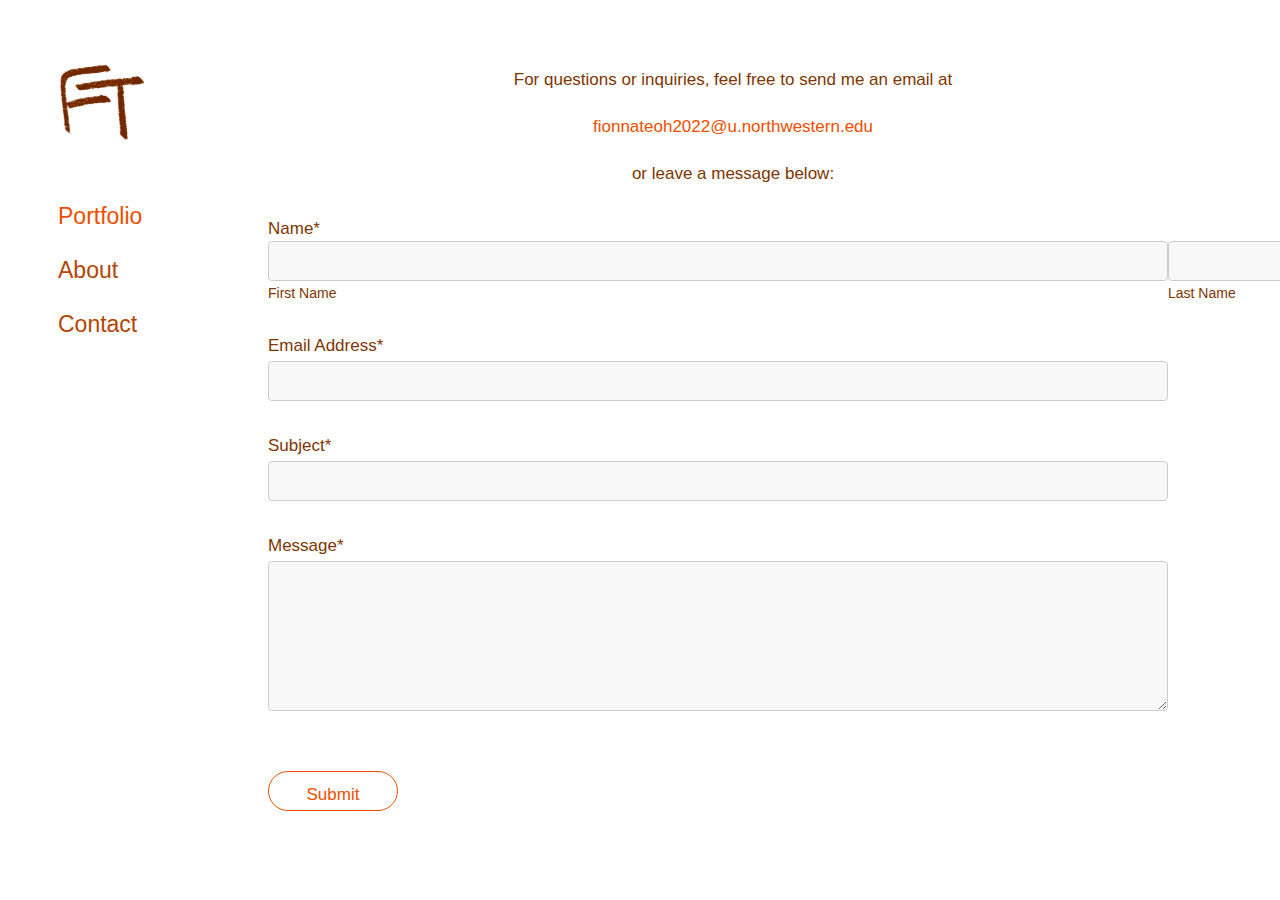
<file: contact.html>
<html>
    <head>
        <title>Contact Fionna Teoh</title>
        <link rel="stylesheet" type="text/css" href="portfolio.css"/>
    </head>

    <script type="text/javascript">var submitted=false;</script>
    <iframe name="hidden_iframe" id="hidden_iframe" style="display:none;" onload="if(submitted) {window.location='thank_you.html';}"></iframe>

    <body>
      <!-- Side Menu Bar: navigation between portfolio, about, and contact pages-->
      <nav class="side-nav">
        <div class="icon">
          <img src="images/ft_icon.jpg" alt="FT logo">
        </div>
        <ul class= "menu-portfolio">
          <a href="portfolio.html">
            <li id ="portfolio" aria-labelledby="Portfolio">Portfolio</li>
          </a>
          <a href="about.html">
            <li id ="about" aria-labelledby="About">About</li>
         </a>
         <a href="contact.html">
            <li id="contact" aria-labelledby="Contact">Contact</li>
         </a>
        </ul>
      </nav>

      <div id ="screen">
        <!-- Email Contact info: clickable link to open email -->
        <div class="contact-intro">
          <p>For questions or inquiries, feel free to send me an email at<br></p>
          <a href="mailto:fionnateoh@yahoo.com"
            <p id="send-email">fionnateoh2022@u.northwestern.edu</p>
          </a>
          <p>or leave a message below:<br></p>
        </div>

        <!-- Contact Form: collects data, validates it, and sends an email message to Fionna Teoh-->
        <div class="contact-form">
          <form id="gform" method="POST" class="pure-form pure-form-stacked" data-email="from_email@example.com"
                action="https://script.google.com/a/u.northwestern.edu/macros/s/AKfycbxuuNJ_SaXswZvKYypd2oVYDtk_Xh2KqfpCWbKw/exec" target="hidden_iframe" onsubmit="submitted=true;">
            <div class="name-form">
              <div class="first-name-form">
                <label for="name">Name*</label><br>
                <input required type="text" id="first-name" name="First Name" aria-label="First Name">
                <br>
                <div class="name-descriptors">
                  <label for="first-name">First Name</label><br><br>
                </div>
              </div>
              <div class="last-name-form">
                <br>
                <input required type="text" id="last-name" name="Last Name" aria-label="Last Name">
                <br>
                <div class="name-descriptors">
                <label for="last-name">Last Name</label><br><br>
                </div>
              </div>
            </div>
            <div aria-labelledby="Email Address*">
              <label for="email-address">Email Address*</label><br>
              <input required type="email" id="email-address"  name="Email" aria-label="Email Address" title="The domain portion of the email address is invalid (the portion after the @)." pattern="^([^\x00-\x20\x22\x28\x29\x2c\x2e\x3a-\x3c\x3e\x40\x5b-\x5d\x7f-\xff]+|\x22([^\x0d\x22\x5c\x80-\xff]|\x5c[\x00-\x7f])*\x22)(\x2e([^\x00-\x20\x22\x28\x29\x2c\x2e\x3a-\x3c\x3e\x40\x5b-\x5d\x7f-\xff]+|\x22([^\x0d\x22\x5c\x80-\xff]|\x5c[\x00-\x7f])*\x22))*\x40([^\x00-\x20\x22\x28\x29\x2c\x2e\x3a-\x3c\x3e\x40\x5b-\x5d\x7f-\xff]+|\x5b([^\x0d\x5b-\x5d\x80-\xff]|\x5c[\x00-\x7f])*\x5d)(\x2e([^\x00-\x20\x22\x28\x29\x2c\x2e\x3a-\x3c\x3e\x40\x5b-\x5d\x7f-\xff]+|\x5b([^\x0d\x5b-\x5d\x80-\xff]|\x5c[\x00-\x7f])*\x5d))*(\.\w{2,})+$">
            </div>
            <br>
            <div aria-labelledby="Subject*">
              <label for="subject">Subject*</label><br>
                <input required type="text" id="subject" name="Subject" aria-label="Subject">
            </div>
            <br>
            <div class="message-from" aria-labelledby="Message*">
              <label for="message">Message*</label><br>
              <textarea id="Message" name="Message" aria-label="Message"></textarea><br><br>
              <br>
            </div>
            <div class="submit-button">
              <input type="submit" value="Submit" title="Submit Button">
              <br><br>
            </div>
          </form>
       </div>
       
      </div>

    </body>
 </html>
</file>
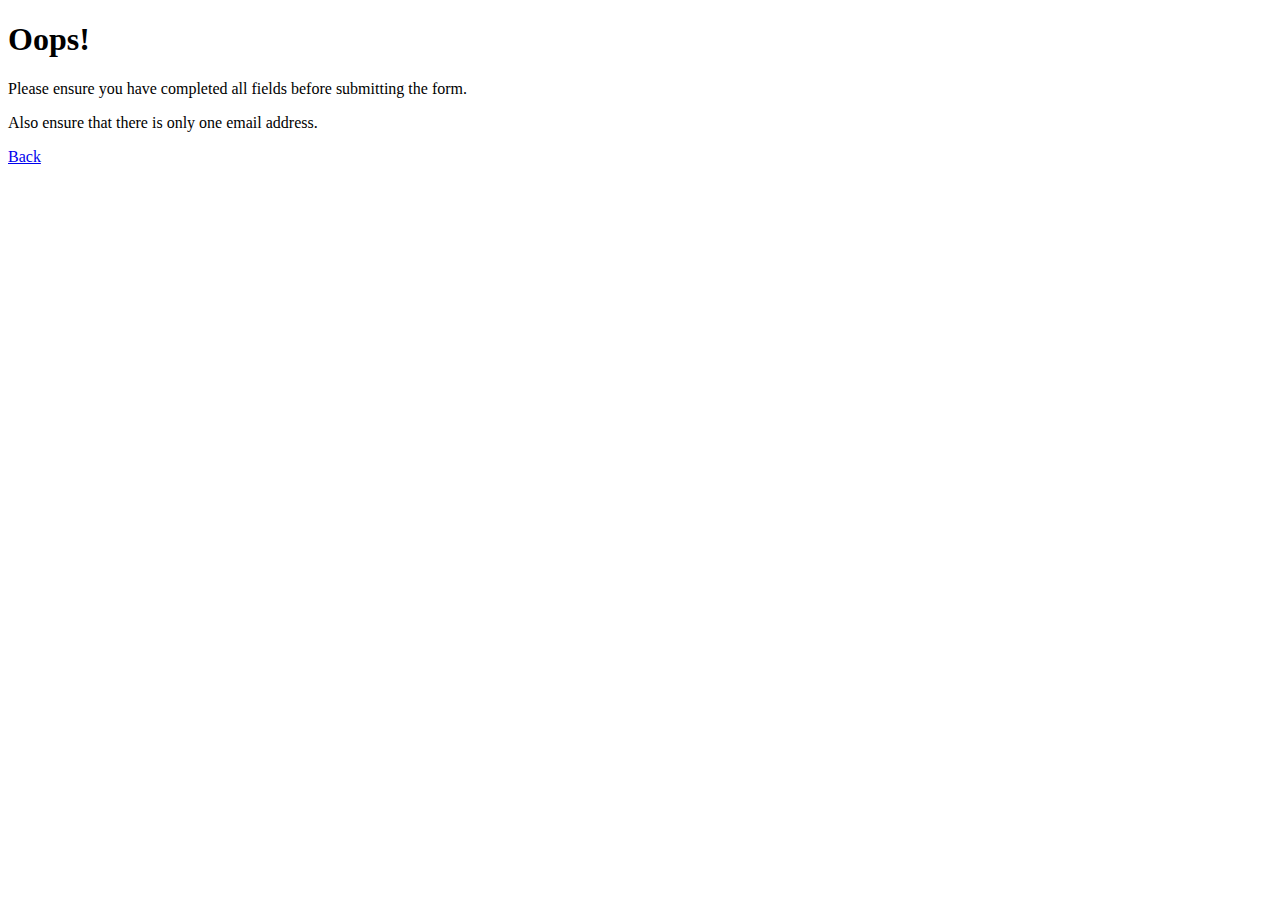
<file: error_message.html>
<!DOCTYPE html>
<title>Error</title>

<h1>Oops!</h1>
<p>Please ensure you have completed all fields before submitting the form. </p>
<p>Also ensure that there is only one email address.</p>
<p><a href="JavaScript:history.go(-1);">Back</a></p>
</file>
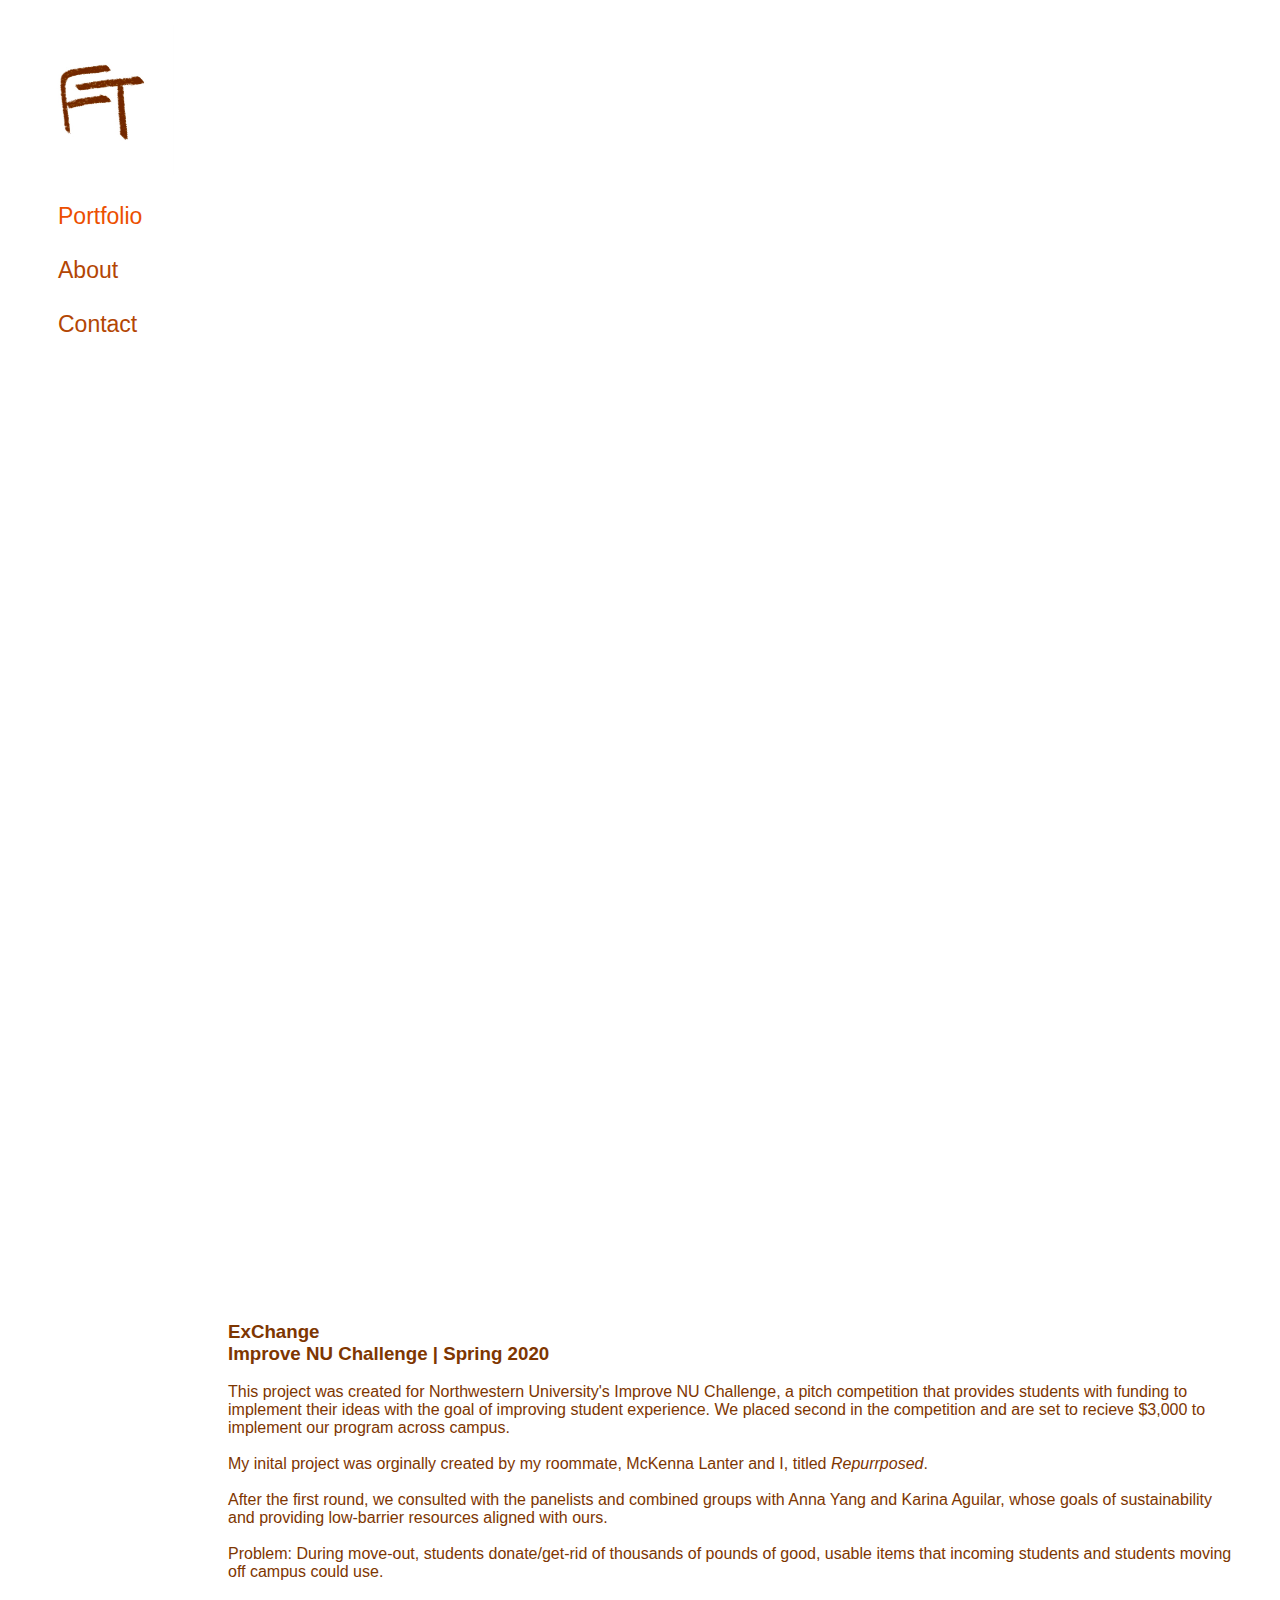
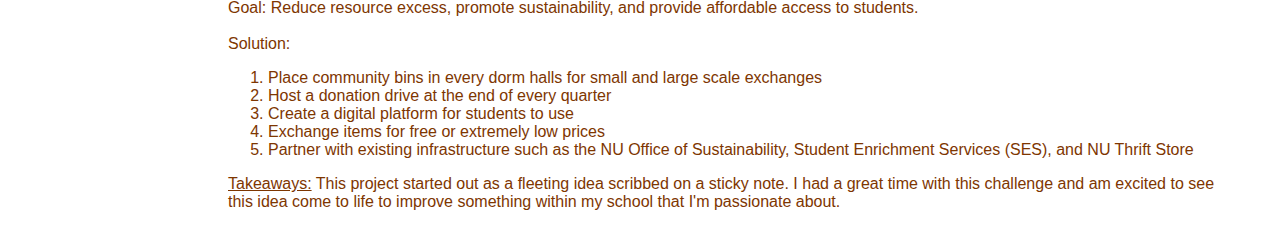
<file: exChange.html>
<html>
    <head>
        <title>ExChange</title>
        <link rel="stylesheet" type="text/css" href="portfolio.css"/>
    </head>

    <body>
      <!-- Side Menu Bar: navigation between portfolio, about, and contact pages-->
      <nav class="side-nav">
        <div class="icon">
          <img src="images/ft_icon.jpg" alt="FT logo">
        </div>
        <ul class= "menu-portfolio">
          <a href="index.html">
            <li id ="portfolio" aria-labelledby="Portfolio">Portfolio</li>
          </a>
          <a href="about.html">
            <li id ="about" aria-labelledby="About">About</li>
         </a>
         <a href="contact.html">
            <li id="contact" aria-labelledby="Contact">Contact</li>
         </a>
        </ul>
      </nav>

      <div id="screen">
        <!-- Image Reel: embedded Google Slides; first one plays automatically & switches slides every 5 sec-->
        <div class="image-reel3">
          <div class="google-slides">
            <iframe id ="exChange-slide" alt="Exchange Presentation" src="https://docs.google.com/presentation/d/e/2PACX-1vQpdJWIKxIBsAEhuiQBcy9FR_LLoYdqfXFRNb7hD2RjLhqISlzztrHgG73s4GG52zuNBdrjT-4ofb_y/embed?start=true&loop=true&delayms=5000" frameborder="0" width="960" height="569" allowfullscreen="true" mozallowfullscreen="true" webkitallowfullscreen="true"></iframe>
          </div>
          <br><br>
          <div class="google-slides">
          <iframe id ="exChange-slide" alt="Repurrposed Presentation" src="https://docs.google.com/presentation/d/e/2PACX-1vR19cwyq15hgeetcEzddvKdZZ-OD6aATnH42KPnQLj_loQK0V2RJcYB1RI10koKWlUP797AZGH5AP9m/embed?start=false&loop=true&delayms=5000" frameborder="0" width="960" height="569" allowfullscreen="true" mozallowfullscreen="true" webkitallowfullscreen="true"></iframe>
          </div>
          <br><br><br><br><br>
        </div>

        <!-- ExChange Description: general overiview of project-->
        <div class="exChange-description">
          <h3 aria-labelledby="ExChange |Improve NU | Fall 2020">ExChange<br>Improve NU Challenge | Spring 2020</h3>
          <p id="text-body">
            This project was created for Northwestern University's Improve NU Challenge, a pitch competition that provides students with funding to implement their ideas
            with the goal of improving student experience. We placed second in the competition and are set to recieve $3,000 to implement our program across campus.<br><br>

            My inital project was orginally created by my roommate, McKenna Lanter and I, titled <i>Repurrposed</i>.<br><br>
            After the first round, we consulted with the panelists and combined groups with Anna Yang and Karina Aguilar,
            whose goals of sustainability and providing low-barrier resources aligned with ours.<br><br>

            Problem: During move-out, students donate/get-rid of thousands of pounds of good, usable items that incoming students and students moving off campus could use.<br><br>

            Goal: Reduce resource excess, promote sustainability, and provide affordable access to students.<br><br>

            Solution:</p>
            <ol>
              <li>Place community bins in every dorm halls for small and large scale exchanges</li>
              <li>Host a donation drive at the end of every quarter</li>
              <li>Create a digital platform for students to use</li>
              <li>Exchange items for free or extremely low prices</li>
              <li>Partner with existing infrastructure such as the NU Office of Sustainability, Student Enrichment Services (SES), and NU Thrift Store</li>
            </ol>
            <p id="text-body">
              <u>Takeaways:</u> This project started out as a fleeting idea scribbed on a sticky note. I had a great time with this challenge and
              am excited to see this idea come to life to improve something within my school that I'm passionate about.
            </p>
        </div>
        
      </div>

    </body>
 </html>
</file>
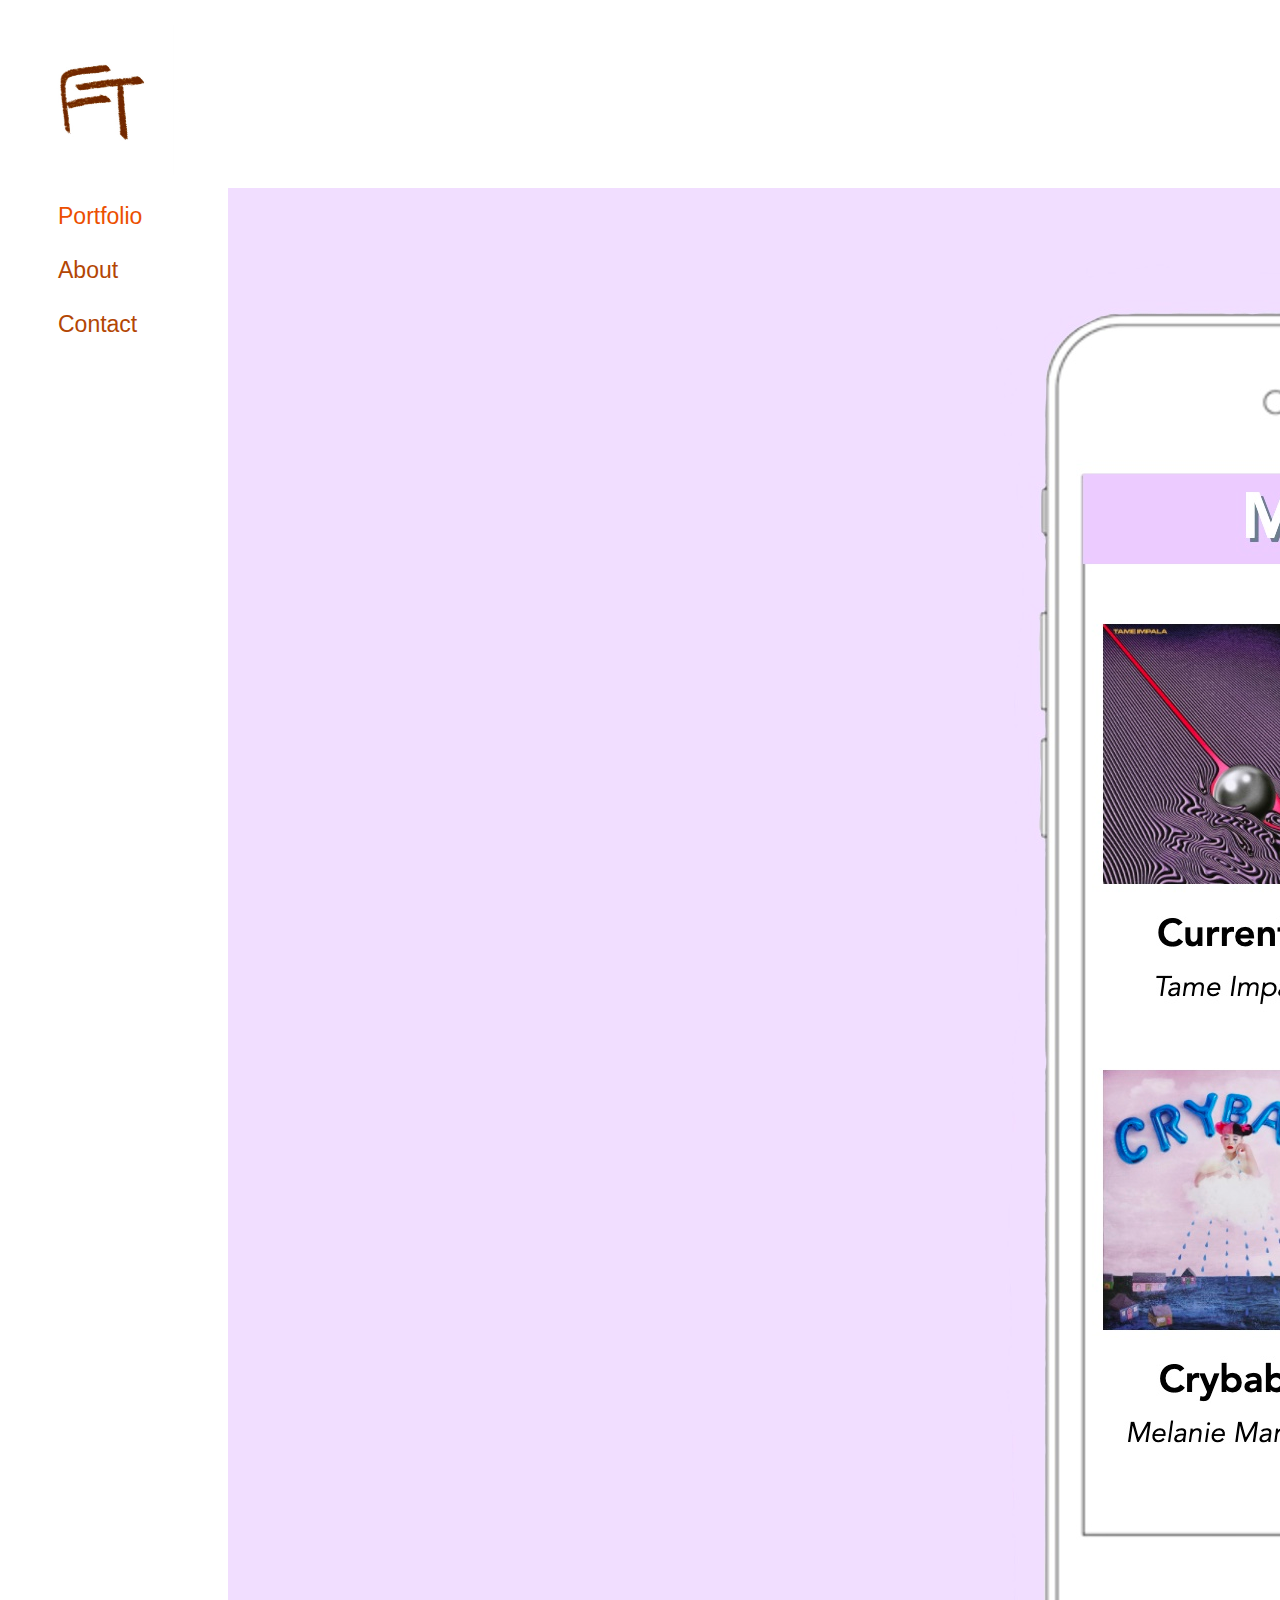
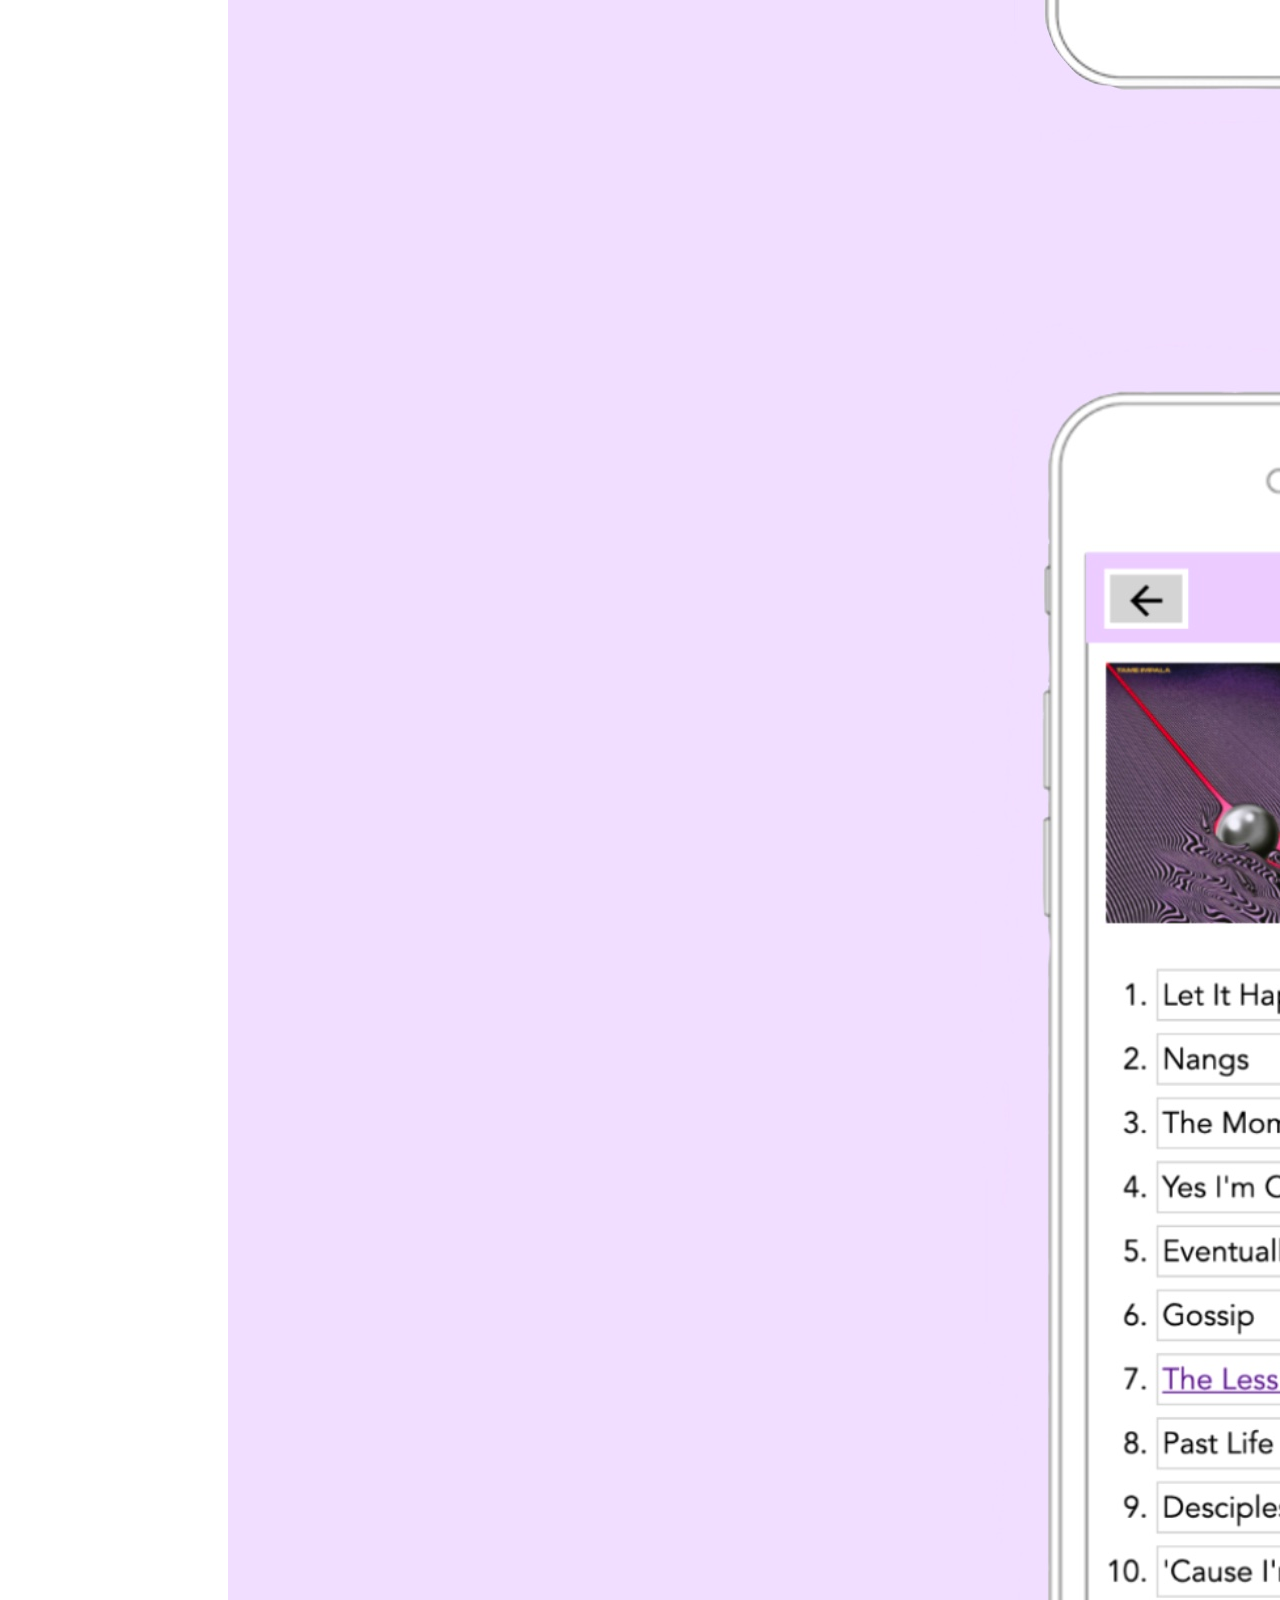
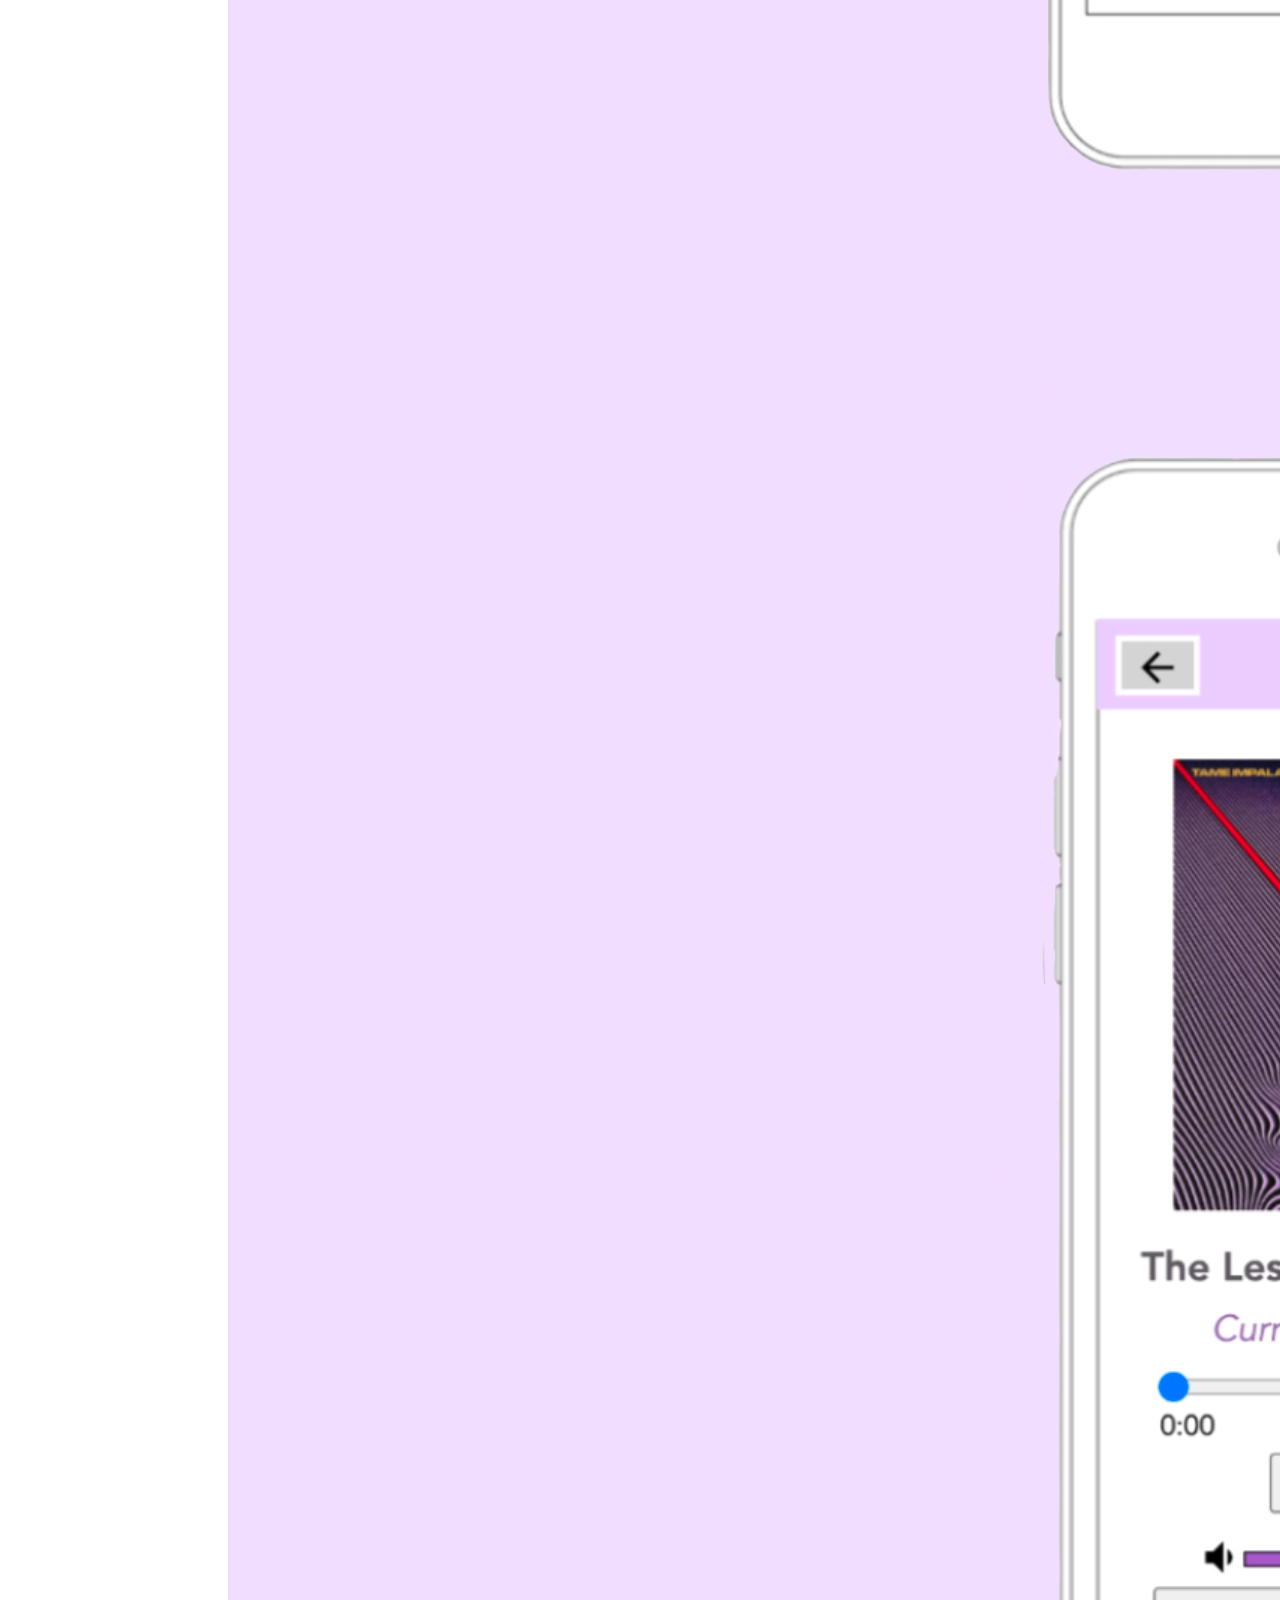
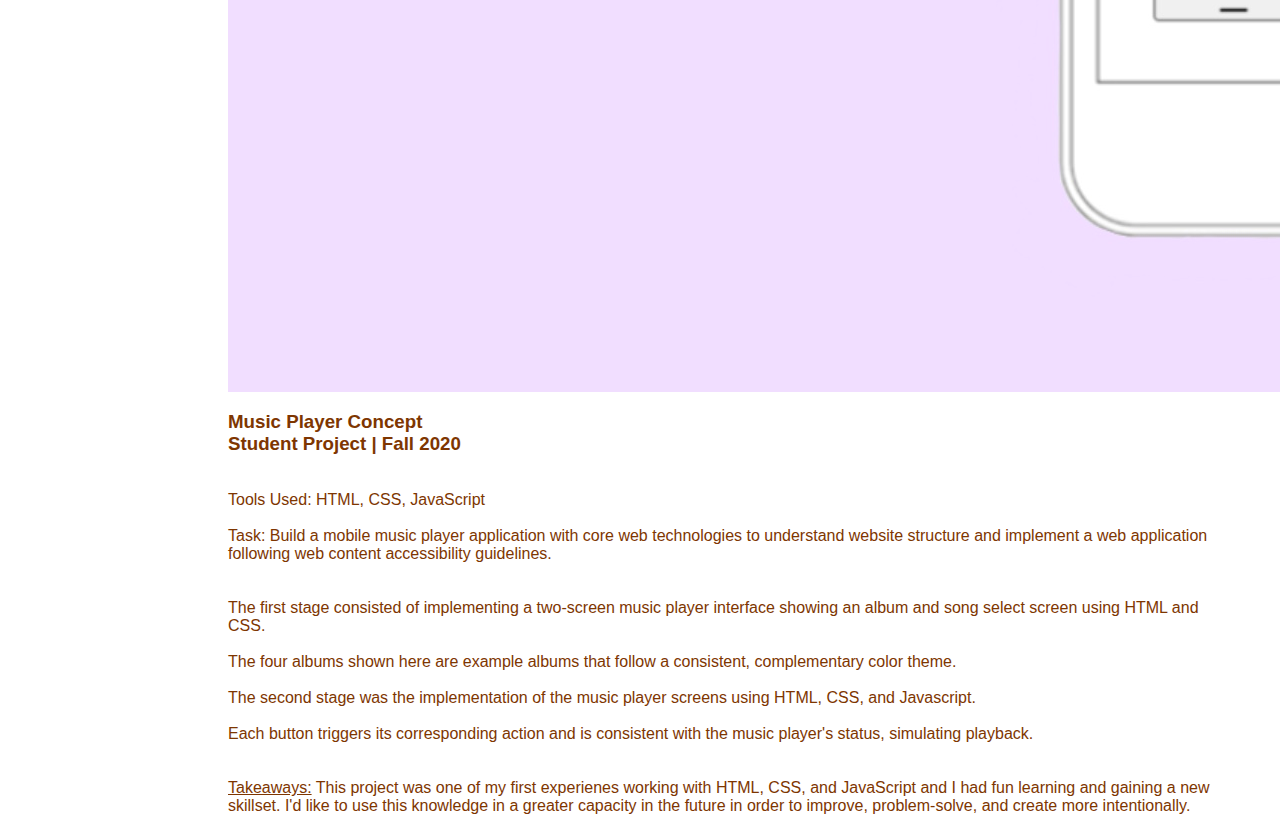
<file: music_player.html>
<html>
    <head>
        <title>Music Player Concept</title>
        <link rel="stylesheet" type="text/css" href="portfolio.css"/>
    </head>

    <body>
      <!-- Side Menu Bar: navigation between portfolio, about, and contact pages-->
      <nav class="side-nav">
        <div class="icon">
          <img src="images/ft_icon.jpg" alt="FT logo">
        </div>
        <ul class= "menu-portfolio">
          <a href="index.html">
            <li id ="portfolio" aria-labelledby="Portfolio">Portfolio</li>
          </a>
          <a href="about.html">
            <li id ="about" aria-labelledby="About">About</li>
         </a>
         <a href="contact.html">
            <li id="contact" aria-labelledby="Contact">Contact</li>
         </a>
        </ul>
      </nav>

      <div id="screen">
        <!-- Image Reel: embedded YouTube video and scrollable photos-->
          <div class="image-reel1">
            <iframe src="https://www.youtube.com/embed/LFrYVxHhqsA" frameborder="0" allow="accelerometer; autoplay; clipboard-write; encrypted-media; gyroscope; picture-in-picture" alt="Music Player Demo" allowfullscreen></iframe>
            <img id="mp-image" src="images/music_player1.jpg" alt="Music Player: Home Screen">
            <img id="mp-image" src="images/music_player2.jpg" alt="Music Player: Album Screen (ex. Currents by Tame Impala)">
            <img id="mp-image" src="images/music_player3.jpg" alt="Music Player: Song Player">
          </div>

          <!-- Music Player Description: general overiview of project-->
          <div class="description">
            <h3>Music Player Concept<br>Student Project | Fall 2020</h3>
            <p id="text-body"><br>
              Tools Used: HTML, CSS, JavaScript<br><br>

              Task: Build a mobile music player application with core web technologies to understand website
              structure and implement a web application following web content accessibility guidelines. <br><br><br>

              The first stage consisted of implementing a two-screen music player interface showing an album and song select
              screen using HTML and CSS.<br><br>

              The four albums shown here are example albums that follow a consistent, complementary color theme.<br><br>

              The second stage was the implementation of the music player screens using HTML, CSS, and Javascript.<br><br>

              Each button triggers its corresponding action and is consistent with the music player's status, simulating playback.<br><br><br>

              <u>Takeaways:</u> This project was one of my first experienes working with HTML, CSS, and JavaScript and I had fun learning and gaining a
              new skillset. I'd like to use this knowledge in a greater capacity in the future in order to improve, problem-solve, and create more intentionally.
              </p>
          </div>

      </div>

    </body>
 </html>
</file>
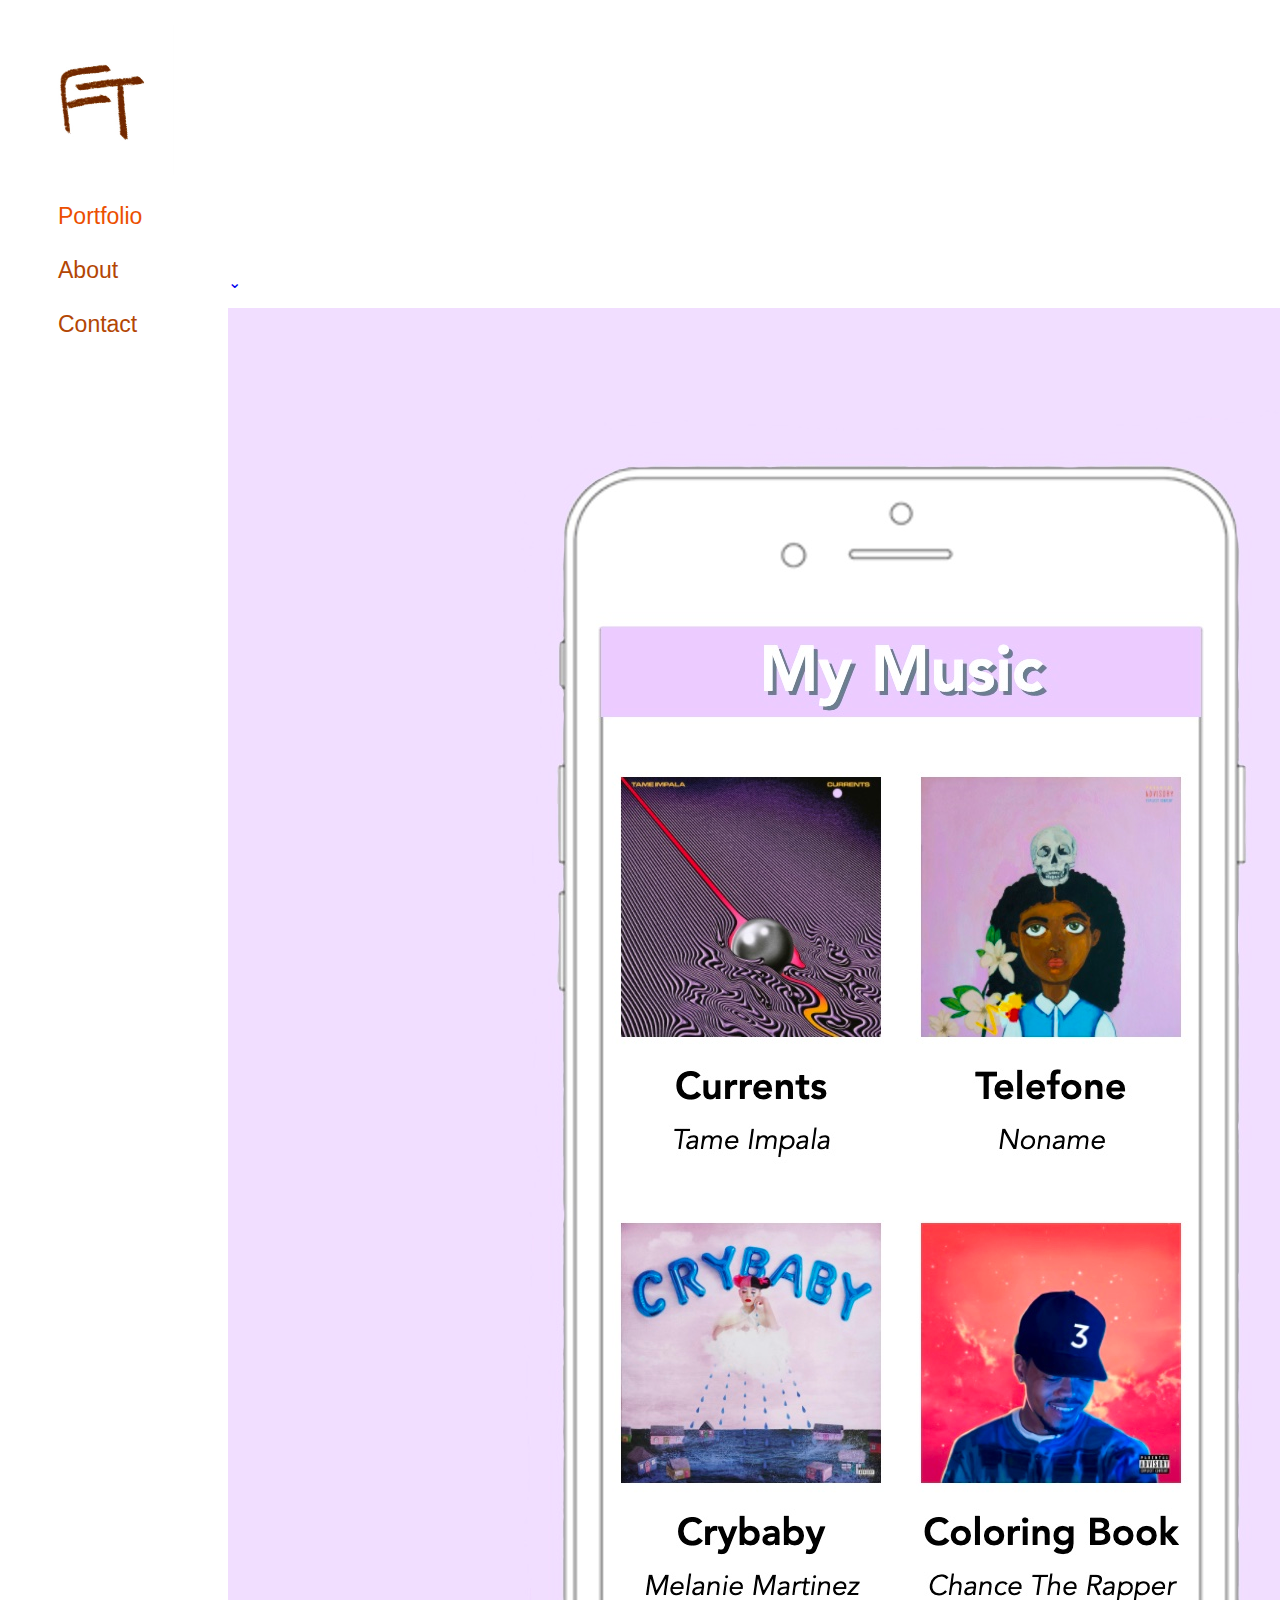
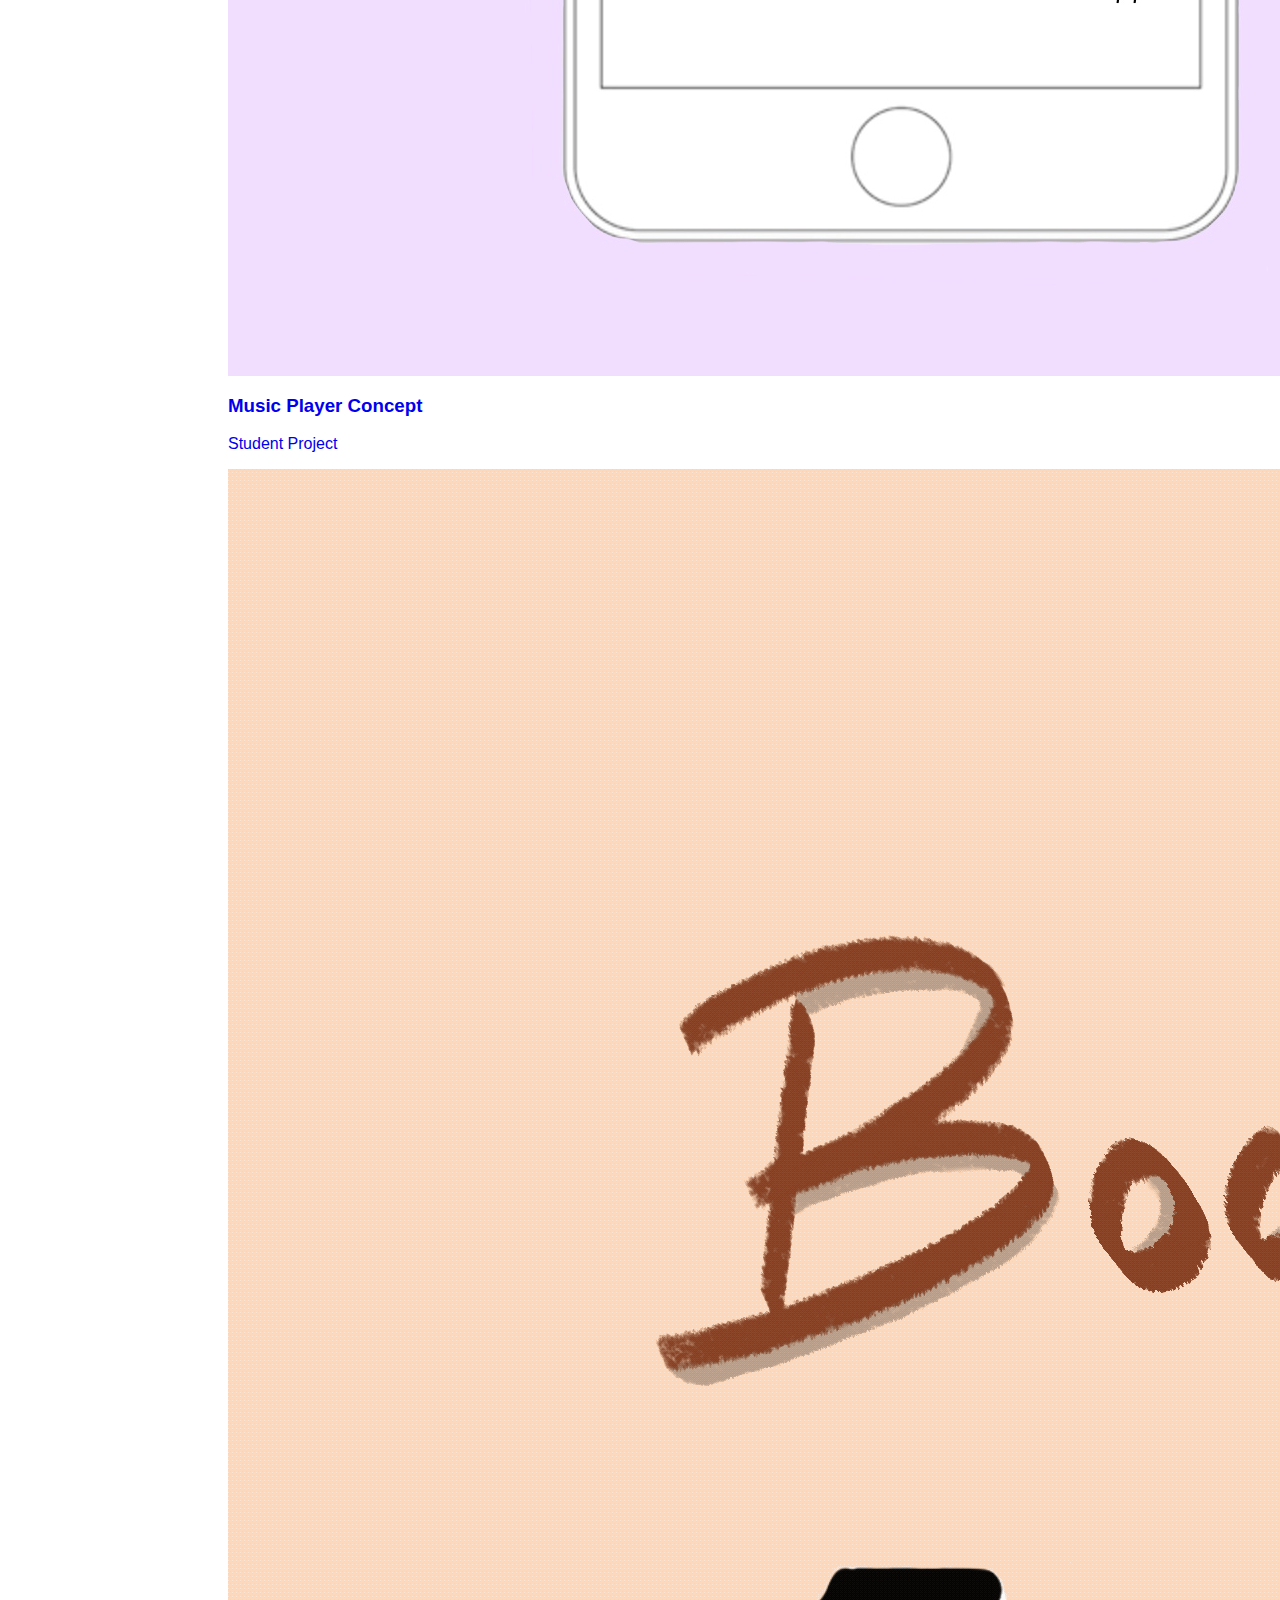
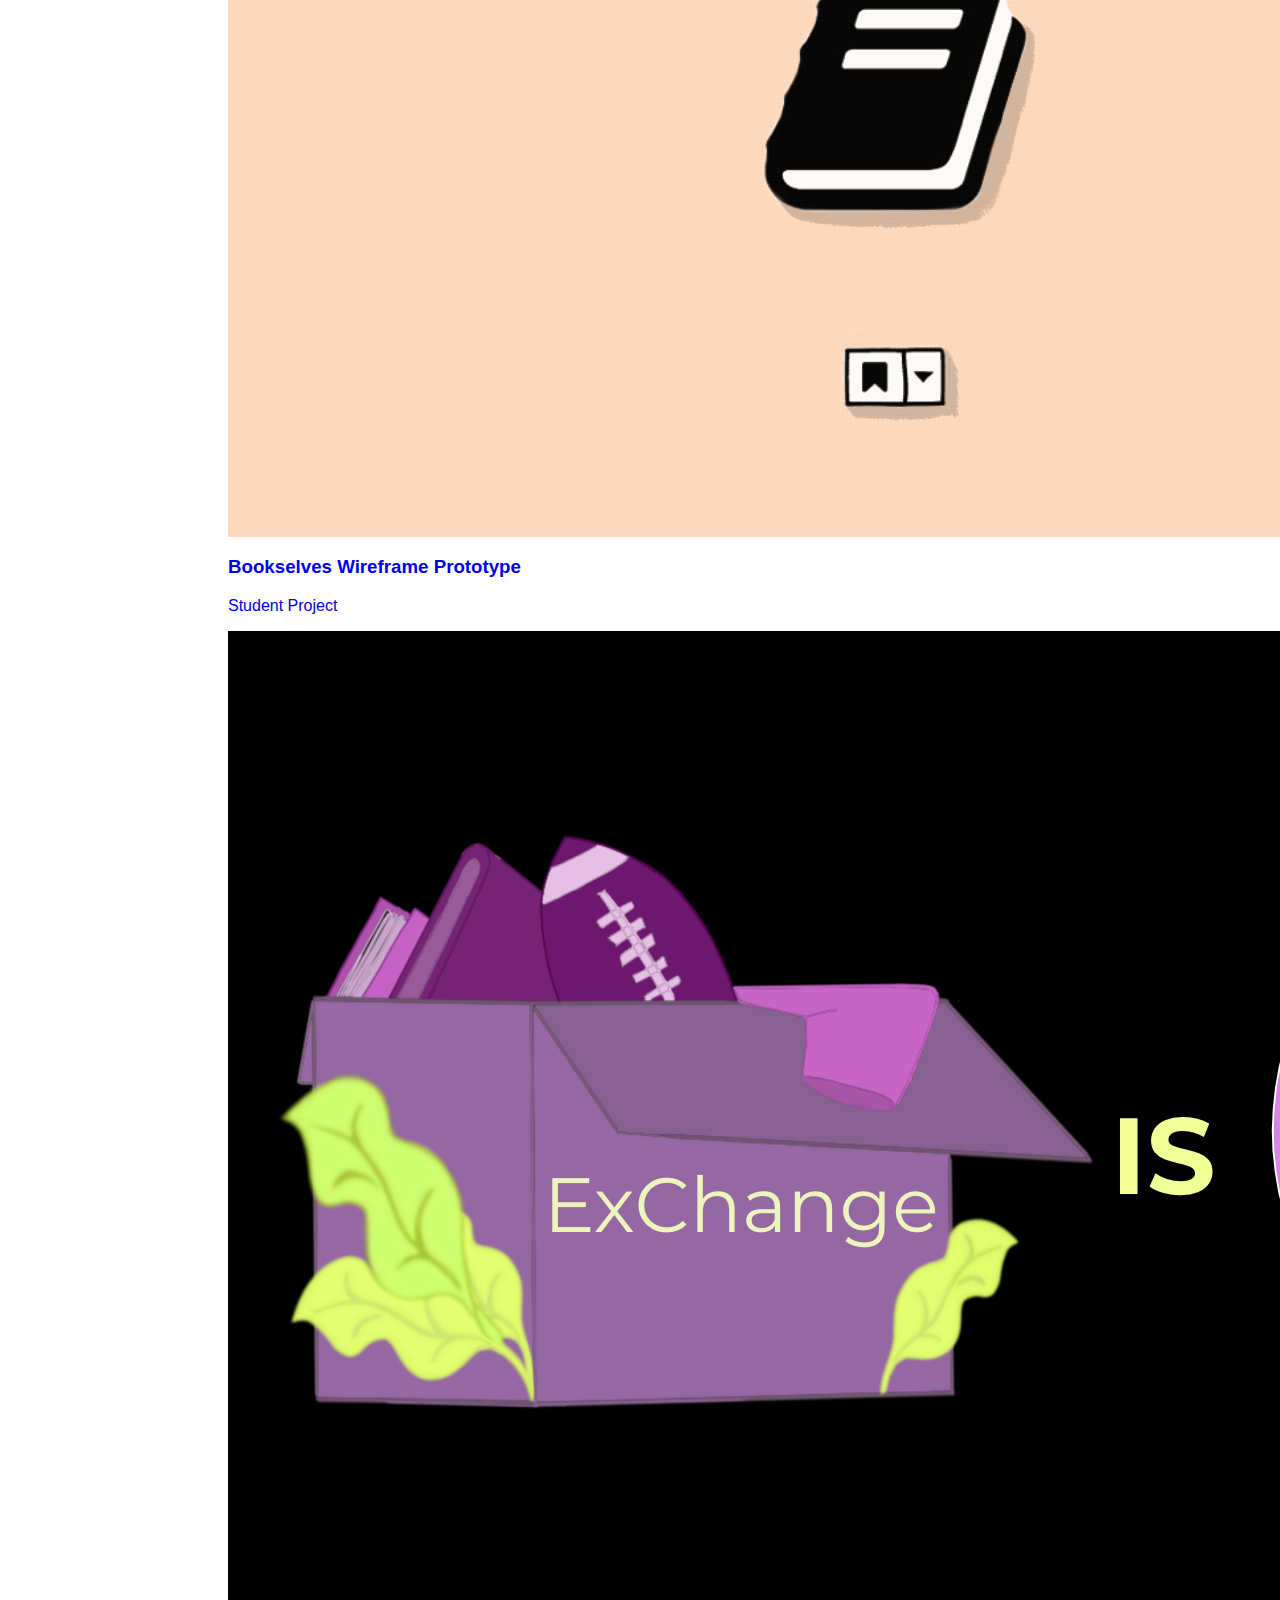
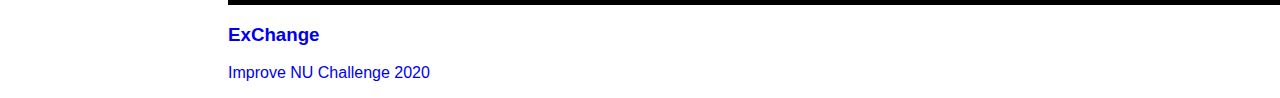
<file: portfolio.html>
<html>
    <head>
        <title>Fionna Teoh's Portfolio</title>
        <link rel="stylesheet" type="text/css" href="portfolio.css"/>
    </head>
    
    <body>
      <!-- Side Menu Bar: navigation between portfolio, about, and contact pages-->
      <nav class="side-nav">
        <div class="icon">
          <img src="images/ft_icon.jpg" alt="FT logo">
        </div>
        <ul class= "menu-portfolio">
          <a href="portfolio.html">
            <li id ="portfolio" aria-labelledby="Portfolio">Portfolio</li>
          </a>
          <a href="about.html">
            <li id ="about" aria-labelledby="About">About</li>
         </a>
         <a href="contact.html">
            <li id="contact" aria-labelledby="Contact">Contact</li>
         </a>
        </ul>
      </nav>

      <div id="screen">
        <!-- Section 1 of Landing Page/Portfolio page: introduction and toggle-->
        <div id="section1">
          <!-- Introduction: self-introduction-->
          <div class="mini-bio">
            <img id="gingko" src="images/gingko.jpg" alt="Fionna Teoh">
            <div class="mini-bio-text">
                <p id="name">Hey, I'm Fionna.</p>
                <p id="description">I'm a designer passionate about storytelling <br>
                  and building meaningful experiences.</p>
            </div>
          </div>
          <!-- Toggle to Projects in Portfolio: smooth scrolls to Section 2 of the page-->
          <div class="view-work">
            <a href="#section2">
              <p aria-labelledby="Smooth Scroll to Projects">&#8964;</p>
            </a>
          </div>
        </div>

        <!-- Section 2 of Landing Page/Portfolio: 3 clickable projects -->
        <div id="section2">
          <div class="project-container">
            <!-- Project 1: Music Player Concept-->
            <div class="project">
              <a href="music_player.html">
                <img id="project1" src="images/project1.jpg" alt="Music Player Redesign">
                <div class="overlay" id="overlay1">
                  <div class="text">
                    <h3 aria-labelledby="Music Player Concept">Music Player Concept</h3>
                    <p aria-labelledby="Student Project">Student Project<p>
                  </div>
                </div>
              </a>
            </div>
            <!-- Project 2: Bookselves Wireframe Prototype-->
            <div class="project">
              <a href="bookselves.html">
                <img id="project2" src="images/project2.gif" alt="Bookselves">
                <div class="overlay" id="overlay1">
                  <div class="text">
                    <h3 aria-labelledby="Bookselves Wireframe Prototype">Bookselves Wireframe Prototype</h3>
                    <p aria-labelledby="Student Project">Student Project<p>
                  </div>
                </div>
              </a>
            </div>
            <!-- Project 3: ExChange-->
            <div class="project">
              <a href="exChange.html">
                <img id="project3" src="images/exChange.png" alt="ExChange">
                <div class="overlay" id="overlay1">
                  <div class="text">
                    <h3 aria-labelledby="ExChange">ExChange</h3>
                    <p aria-labelledby="Improve NU 2020">Improve NU Challenge 2020<p>
                  </div>
                </div>
              </a>
            </div>
          </div>
        </div>

      </div>
    </body>
 </html>
</file>
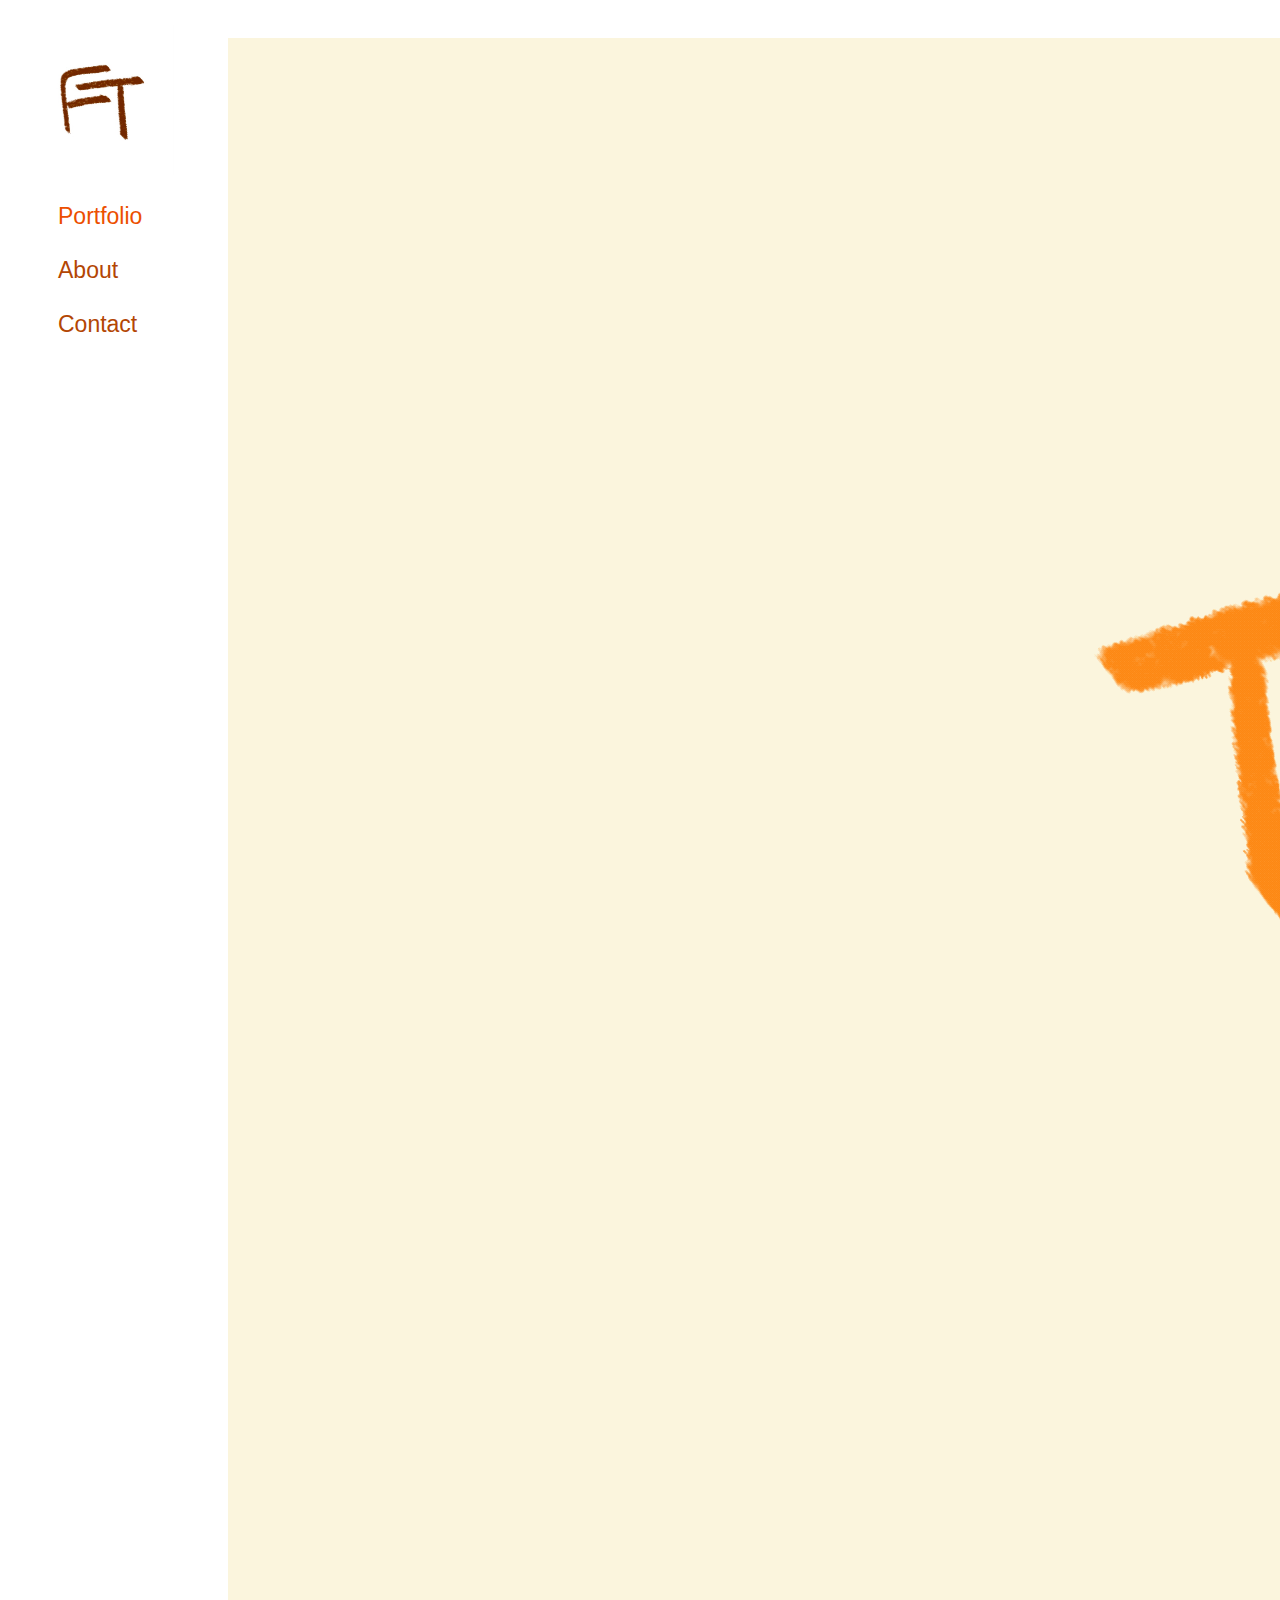
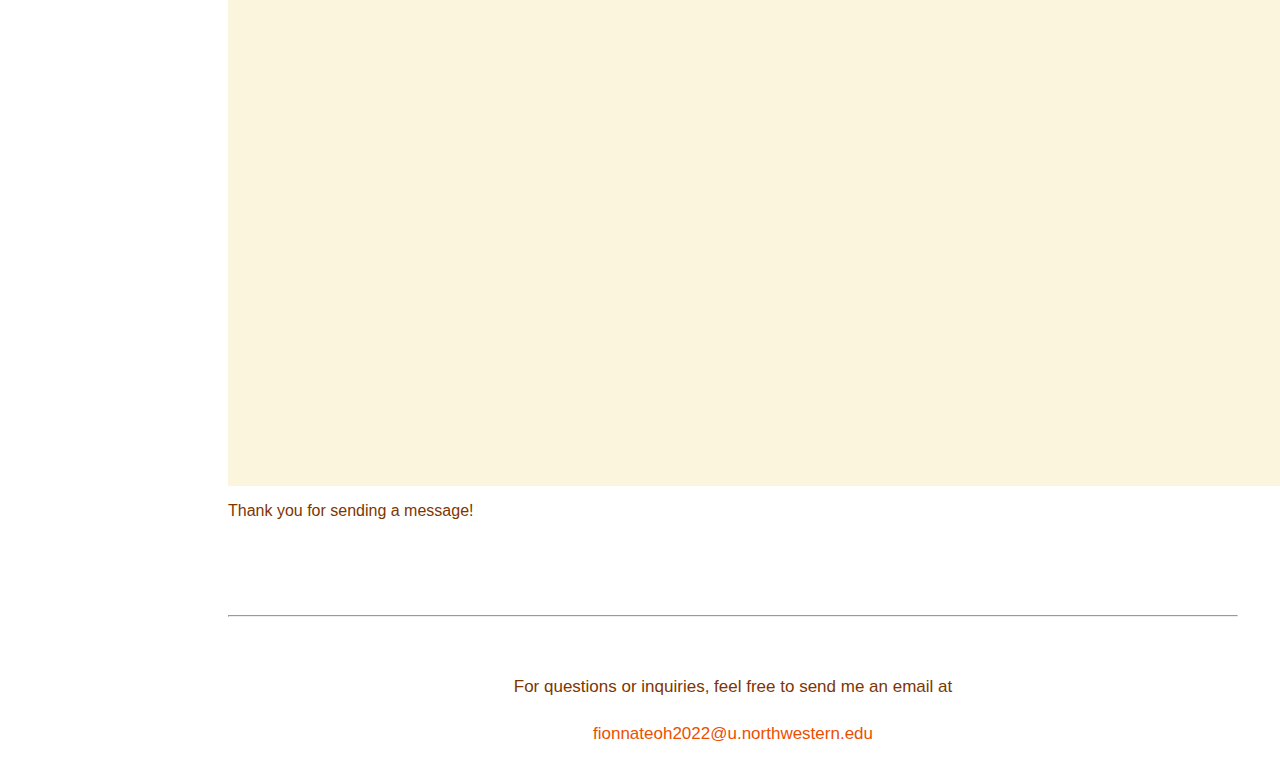
<file: thank_you.html>
<html>
    <head>
        <title>Thank You</title>
        <link rel="stylesheet" type="text/css" href="portfolio.css"/>
    </head>

    <body>
      <!-- Side Menu Bar: navigation between portfolio, about, and contact pages-->
      <nav class="side-nav">
        <div class="icon">
          <img src="images/ft_icon.jpg" alt="FT logo">
        </div>
        <ul class= "menu-portfolio">
          <a href="portfolio.html">
            <li id ="portfolio" aria-labelledby="Portfolio">Portfolio</li>
          </a>
          <a href="about.html">
            <li id ="about" aria-labelledby="About">About</li>
         </a>
         <a href="contact.html">
            <li id="contact" aria-labelledby="Contact">Contact</li>
         </a>
        </ul>
      </nav>

      <div id ="screen">
        <!-- Thank you message and gif-->
        <img id="thanks_gif" src="images/thank_you.gif" alt="Fionna Teoh">
        <div class="thankyou_message">
          <p>Thank you for sending a message!<br></p>
        </div>
        <!-- Email Contact info: clickable link to open email to Fionna Teoh-->
        <div class="contact-intro">
          <br><br><hr><br>
          <p>For questions or inquiries, feel free to send me an email at<br></p>
          <a href="mailto:fionnateoh2022@u.northwestern.edu"
            <p id="send-email">fionnateoh2022@u.northwestern.edu</p>
          </a>
        </div>
      </div>

    </body>
 </html>
</file>
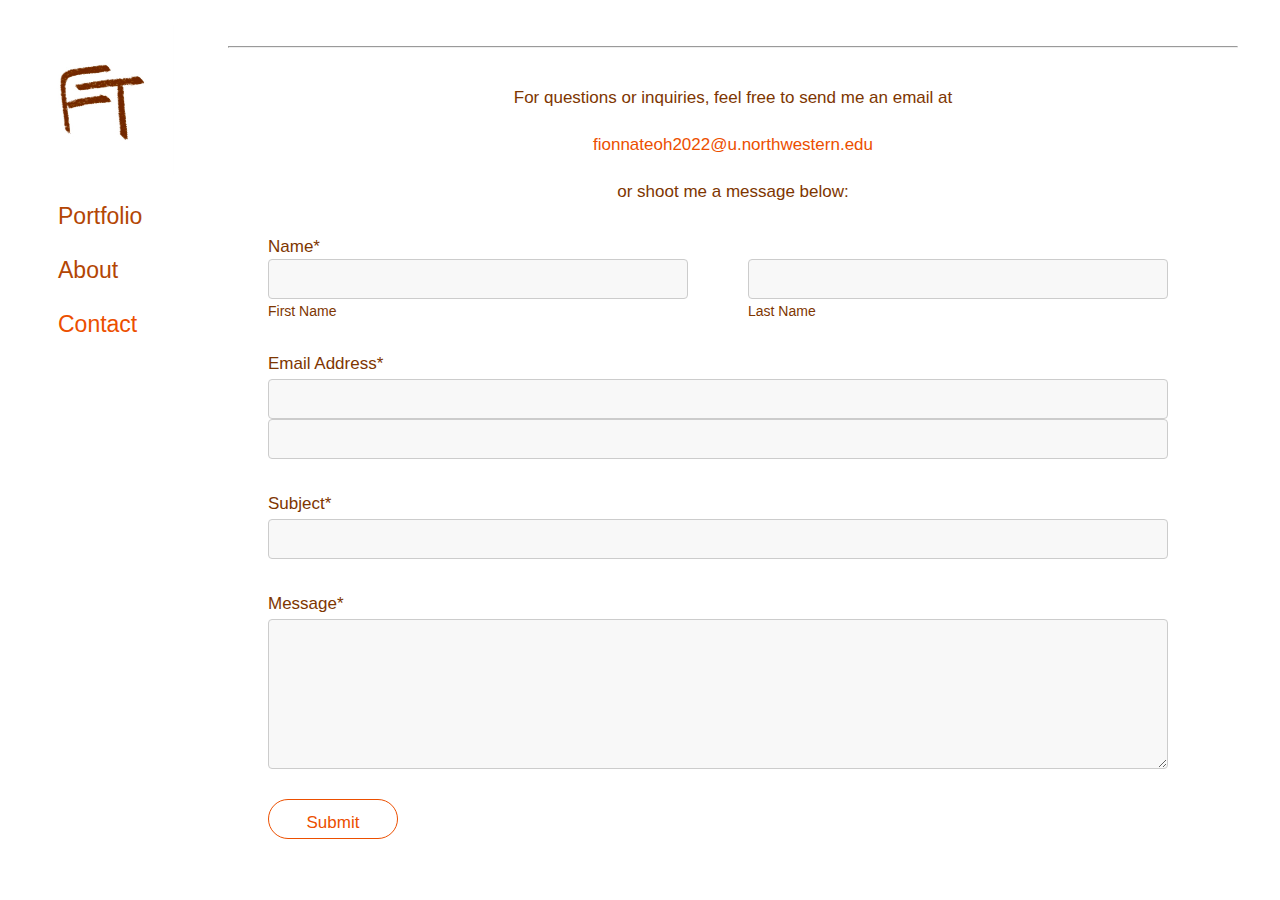
<file: project_6/contact.html>
<html>
    <head>
        <title>Contact Fionna Teoh</title>
        <link rel="stylesheet" type="text/css" href="portfolio.css"/>
        <link href="https://fonts.googleapis.com/icon?family=Material+Icons"
           rel="stylesheet">
    </head>
    <body>
      <nav class="side-nav">
        <div class="icon">
          <img src="images/ft_icon.jpg" alt="Fionna Teoh">
        </div>

        <ul class= "menu-contact">
           <a href="index.html">
             <li id ="portfolio">Portfolio</li>
           </a>
           <a href="about.html">
             <li id ="about">About</li>
          </a>
          <a href="contact.html">
             <li id="contact">Contact</li>
          </a>
        </ul>

      </nav>
      <div id ="screen">

        <hr>
        <div class="contact-intro">
          <p>For questions or inquiries, feel free to send me an email at<br></p>
          <a href="mailto:fionnateoh@yahoo.com"
            <p id="send-email">fionnateoh2022@u.northwestern.edu</p>
          </a>
          <p>or shoot me a message below:<br></p>
        </div>

        <div class="contact-form">
          <form name="contact" method="POST" action="mailto:fionnateoh@yahoo.com" enctype="text/plain" >
            <div class="name-form">
              <div class="first-name-form">
                Name*<br>
                <textarea id="first-name" name="first-name"></textarea><br>
                <div class="name-descriptors">
                  First Name<br><br>
                </div>
              </div>
              <div class="last-name-form">
                <br>
                <textarea id="last-name" name="last-name"></textarea><br>
                <div class="name-descriptors">
                  Last Name<br><br>
                </div>
              </div>
            </div>
            Email Address*<br>
            <input type="email" id="emailwithtld" title="The domain portion of the email address is invalid (the portion after the @)." pattern="^([^\x00-\x20\x22\x28\x29\x2c\x2e\x3a-\x3c\x3e\x40\x5b-\x5d\x7f-\xff]+|\x22([^\x0d\x22\x5c\x80-\xff]|\x5c[\x00-\x7f])*\x22)(\x2e([^\x00-\x20\x22\x28\x29\x2c\x2e\x3a-\x3c\x3e\x40\x5b-\x5d\x7f-\xff]+|\x22([^\x0d\x22\x5c\x80-\xff]|\x5c[\x00-\x7f])*\x22))*\x40([^\x00-\x20\x22\x28\x29\x2c\x2e\x3a-\x3c\x3e\x40\x5b-\x5d\x7f-\xff]+|\x5b([^\x0d\x5b-\x5d\x80-\xff]|\x5c[\x00-\x7f])*\x5d)(\x2e([^\x00-\x20\x22\x28\x29\x2c\x2e\x3a-\x3c\x3e\x40\x5b-\x5d\x7f-\xff]+|\x5b([^\x0d\x5b-\x5d\x80-\xff]|\x5c[\x00-\x7f])*\x5d))*(\.\w{2,})+$">
            <textarea id="email-address" name="email-address""></textarea><br><br>
            Subject*<br>
              <textarea id="subject" name="subject"></textarea><br><br>
            <div class="message-from">
              Message*<br>
              <textarea id="message" name="message"></textarea><br><br>
            </div>
            <div class="submit-button">
              <input type="submit" value="Submit">
              <br><br>
            </div>
          </form>
      </div>

      </div>
    <script src="contact.js"></script>
    </body>
 </html>
</file>
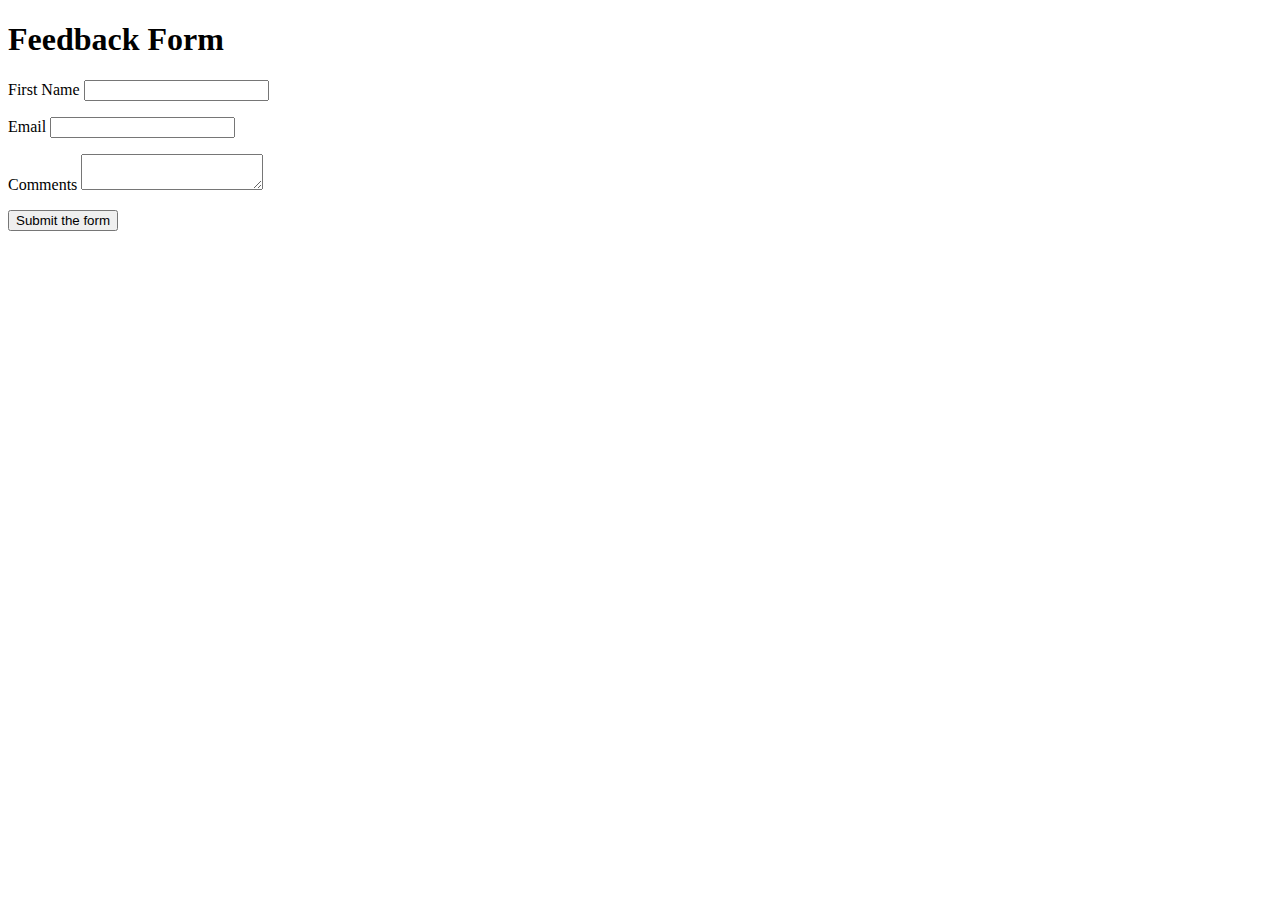
<file: project_6/feedback_form.html>
<!DOCTYPE html>
<title>Feedback Form</title>

<h1>Feedback Form</h1>
<form method="post" action="send_mail.php">
<p>
<label>First Name
<input type="text" name="first_name" required>
</label>
</p>
<p>
<label>Email
<input type="email" name="email_address">
</label>
</p>
<p>
<label>Comments
<textarea name="comments" maxlength="500"></textarea>
</label>
</p>
<p><button>Submit the form</button></p>
</form>
</file>
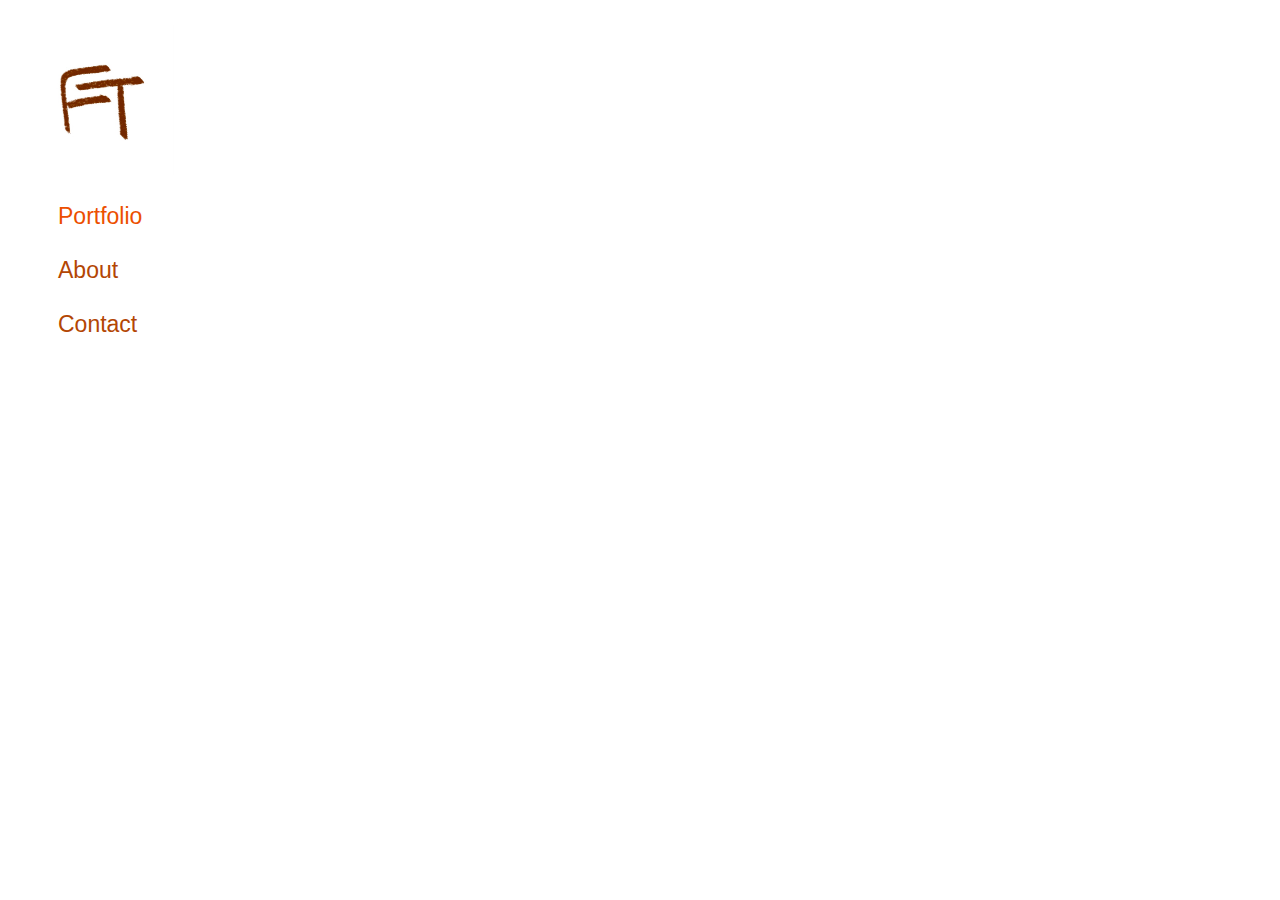
<file: project_6/portfolio.html>
<html>
    <head>
        <title>Fionna Teoh</title>
        <link rel="stylesheet" type="text/css" href="portfolio.css"/>
        <link href="https://fonts.googleapis.com/icon?family=Material+Icons"
           rel="stylesheet">
        <script src="contact.js"></script>
    </head>
    <body>
      <nav class="side-nav">
        <div class="icon">
          <img src="images/ft_icon.jpg" alt="Fionna Teoh">
        </div>

        <ul class= "menu-portfolio">
           <a href="portfolio.html">
             <li id ="portfolio">Portfolio</li>
           </a>
           <a href="about.html">
             <li id ="about">About</li>
          </a>
          <a href="contact.html">
             <li id="contact">Contact</li>
          </a>
        </ul>
      </nav>
      <div id="screen">
        <div class ="mini-bio">
          <img id="gingko" src="images/gingko.jpg" alt="Fionna Teoh">
          <div class="mini-bio-text">
              <p id="name">Hey, I'm Fionna.</p>
              <p id="description">I'm a designer passionate about storytelling <br>
                and building meaningful experiences.</p>
        </div>
        </div>


      </div>

    <script src="contact.js"></script>
    </body>
 </html>
</file>
<file: portfolio.css>
/* Global classes */

html {
    min-height: 100%;
    margin: auto;
    overflow: scroll;
}

body {
  font-family: "Lato", sans-serif;
}

#screen {
  position: relative;
  padding-top: 30px;
  padding-left: 220px;
  width: 1010px;
  color:#7E3601;
}

/* The sidebar menu */
.icon img{
  position: relative;
  left: 25px;
  width: 150px;
  height: 150px;

}

 nav.side-nav {
   background-color: #ffff;
  /*background-color: #F5D157 ; /* Black */
  height: 100%; /* Full-height: remove this if you want "auto" height */
  width: 215px; /* Set the width of the sidebar */
  position: fixed; /* Fixed Sidebar (stay in place on scroll) */
  z-index: 1; /* Stay on top */
  top: 0px; /* Stay at the top */
  left: 0px;
  padding-top: 25px;
  overflow-x: hidden; /* Disable horizontal scroll */
}

/* The navigation menu links #7B8E04*/

.menu-portfolio #portfolio{
  color: #EC4F00;
}

.menu-about #about{
  color: #EC4F00;
}

.menu-contact #contact{
  color: #EC4F00;
}

#gingko{
  position: relative;
  top: 70px;
  width: 160px;
  height: 160px;
  animation-name: move-gingko;
  animation-duration: 3.2s;
  animation-delay: 1.5s;
  animation-fill-mode: forwards;
  opacity: 0;
}

@keyframes move-gingko {
  from {
    opacity: 0;
  }
  to {
    opacity: 1;
  }
}

.mini-bio {
  display: flex;
  justify-content: center;
  position: relative;
  left: 25px;
}

.mini-bio-text {
  font-size: 30px;
  line-height: 43px;
}

#name{
  position: relative;
  top: 70px;
  animation-name: move-bio-name;
  animation-duration: 2s;
  animation-fill-mode: forwards;
  opacity: 0;
}

#description{
  position: relative;
  top:65px;
  animation-name: move-bio-description;
  animation-delay: .5s;
  animation-duration: 2s;
  animation-fill-mode: forwards;
  opacity: 0;
}

@keyframes move-bio-name {
  from {
    top: 90px;
  }
  to {
    top: 70px;
    opacity: 1;
  }
}

@keyframes move-bio-description {
  from {
    top: 95px;
  }
  to {
    top: 65px;
    opacity: 1;
  }
}


.side-nav li {
  padding: 12px 10px 15px 18px;
  text-decoration: none;
  font-size: 23px;
  color: #B34604;
  display: block;
}

a{
  text-decoration: none;
}

nav.side-nav li:hover {
  // text-decoration: underline;
  font-weight: bold;
}

/* Portfolio */

/* About*/
.profile_pic img{
  width: 450px;
  height: 450px;
  padding: 10px;
  position: relative;
  right: 30px;
  animation-name: pic;
  animation-duration: 3s;
}

.profile_pic {
  animation-name: profile-pic;
  animation-duration: 2.3s;
  animation-fill-mode: forwards;
  opacity: .5;
}

@keyframes profile-pic {
  from {opacity: .5;}
  to {opacity: 1;}
}

.bio{
  display: flex;
  justify-content: center;
  position: relative;
  left: 100px;
  top: 70px;
  color:#7E3601;
}

.bio-text{
  font-size: 17px;
  line-height: 30px;
}

.resume-button{
  display: block
  position: relative;
  top: 100px;
  left: 425px;
}
/*
.resume {
	background-color:#44c767;
	border-radius:28px;
	border:1px solid #44c767;
	display: inline-block;
	cursor: pointer;
	color: #ffffff;
	font-size: 17px;
	padding: 16px 31px;
	text-decoration: none;
	text-shadow: 0px 1px 0px #2f6627;
}
.resume:hover {
	background-color: #06850D;
}
.resume:active {
	position:relative;
	top: 1px;
}
*/

/* modified buttons based on an example from https://www.w3schools.com/css/css3_buttons.asp*/
.resume, input[type=submit] {
  position: relative;
  background-color: #ffff;
  border: 1px solid #EC4F00;
  border-radius: 25px;
  /*color:#7E3601; #EC4F00 #B34604*/
  color: #EC4F00;
  font-size: 17px;
  padding: 13px;
  width: 130px;
  text-align: center;
  overflow: hidden;
  cursor: pointer;
}


.resume:hover, input[type=submit]:hover {
  transition-duration: .4s;
  background-color: #FB9F63 ;
  color: white;
}

.resume:after {
  content: "";
  background: #f1f1f1;
  display: block;
  position: absolute;
  padding-top: 300%;
  padding-left: 350%;
  margin-left: -20px !important;
  margin-top: -120%;
  opacity: 0;
  transition: all 0.8s
}

.resume:active:after{
  padding: 0;
  margin: 0;
  opacity: 1;
  transition: .4s
}

.resume span {
  cursor: pointer;
  display: inline-block;
  position: relative;
}

.resume span:after {
  content: '\2023';
  position: absolute;
  opacity: 0;
  top: 0;
  right: -20px;
  transition: 0.5s;
}

.resume:hover span {
  padding-right: 25px;
}

.resume:hover span:after {
  opacity: 1;
  right: 0;
}


/* Contact*/
#send-email {
  color: #EC4F00;
}

#send-email:hover{
text-decoration: underline;
}

.contact-intro{
  text-align: center;
  line-height: 30px;
  font-size: 17px;
  padding: 10px 0;
}

.contact-form{
  position: relative;
  left: 40px;
  line-height: 30px;
  font-size: 17px;
}

.contact-form textarea, input{
  display: inline-block;
  height: 40px;
  width: 900px;
  padding: 10px;
  background-color: #f8f8f8;
  border: 1px solid #ccc;
  border-radius: 4px;
  font-family: "Lato", sans-serif;
  font-size: 17px;
  overflow: hidden;
  resize: none;
}

.contact-form textarea:focus{
  background-color: white;
}

.name-descriptors{
  font-size: 14px;
}

.name-form textarea{
  display: inline-block;
  height: 40px;
  width: 420px;
  resize: none;
}

.name-form{
  display: flex;
  line-height: 25px;
  width: 900px;
  justify-content: space-between;
}

#email-address, #subject{
  resize: none;
}

#message{
  padding: 12px;
  width: 900px;
  height: 150px;
  overflow: auto;
  resize: vertical;
}
</file>
<file: project_6/portfolio.css>
/* Global classes */

html {
    min-height: 100%;
    margin: auto;
    overflow: scroll;
}

body {
  font-family: "Lato", sans-serif;
}

#screen {
  position: relative;
  padding-top: 30px;
  padding-left: 220px;
  width: 1010px;
  color:#7E3601;
}

/* The sidebar menu */
.icon img{
  position: relative;
  left: 25px;
  width: 150px;
  height: 150px;

}

 nav.side-nav {
   background-color: #ffff;
  /*background-color: #F5D157 ; /* Black */
  height: 100%; /* Full-height: remove this if you want "auto" height */
  width: 215px; /* Set the width of the sidebar */
  position: fixed; /* Fixed Sidebar (stay in place on scroll) */
  z-index: 1; /* Stay on top */
  top: 0px; /* Stay at the top */
  left: 0px;
  padding-top: 25px;
  overflow-x: hidden; /* Disable horizontal scroll */
}

/* The navigation menu links #7B8E04*/

.menu-portfolio #portfolio{
  color: #EC4F00;
}

.menu-about #about{
  color: #EC4F00;
}

.menu-contact #contact{
  color: #EC4F00;
}

#gingko{
  position: relative;
  top: 70px;
  width: 160px;
  height: 160px;
  animation-name: move-gingko;
  animation-duration: 3.2s;
  animation-delay: 1.5s;
  animation-fill-mode: forwards;
  opacity: 0;
}

@keyframes move-gingko {
  from {
    opacity: 0;
  }
  to {
    opacity: 1;
  }
}

.mini-bio {
  display: flex;
  justify-content: center;
  position: relative;
  left: 25px;
}

.mini-bio-text {
  font-size: 30px;
  line-height: 43px;
}

#name{
  position: relative;
  top: 70px;
  animation-name: move-bio-name;
  animation-duration: 2s;
  animation-fill-mode: forwards;
  opacity: 0;
}

#description{
  position: relative;
  top:65px;
  animation-name: move-bio-description;
  animation-delay: .5s;
  animation-duration: 2s;
  animation-fill-mode: forwards;
  opacity: 0;
}

@keyframes move-bio-name {
  from {
    top: 90px;
  }
  to {
    top: 70px;
    opacity: 1;
  }
}

@keyframes move-bio-description {
  from {
    top: 95px;
  }
  to {
    top: 65px;
    opacity: 1;
  }
}


.side-nav li {
  padding: 12px 10px 15px 18px;
  text-decoration: none;
  font-size: 23px;
  color: #B34604;
  display: block;
}

a{
  text-decoration: none;
}

nav.side-nav li:hover {
  // text-decoration: underline;
  font-weight: bold;
}

/* Portfolio */

/* About*/
.profile_pic img{
  width: 450px;
  height: 450px;
  padding: 10px;
  position: relative;
  right: 30px;
  animation-name: pic;
  animation-duration: 3s;
}

.profile_pic {
  animation-name: profile-pic;
  animation-duration: 2.3s;
  animation-fill-mode: forwards;
  opacity: .5;
}

@keyframes profile-pic {
  from {opacity: .5;}
  to {opacity: 1;}
}

.bio{
  display: flex;
  justify-content: center;
  position: relative;
  left: 100px;
  top: 70px;
  color:#7E3601;
}

.bio-text{
  font-size: 17px;
  line-height: 30px;
}

.resume-button{
  display: block
  position: relative;
  top: 100px;
  left: 425px;
}
/*
.resume {
	background-color:#44c767;
	border-radius:28px;
	border:1px solid #44c767;
	display: inline-block;
	cursor: pointer;
	color: #ffffff;
	font-size: 17px;
	padding: 16px 31px;
	text-decoration: none;
	text-shadow: 0px 1px 0px #2f6627;
}
.resume:hover {
	background-color: #06850D;
}
.resume:active {
	position:relative;
	top: 1px;
}
*/

/* modified buttons based on an example from https://www.w3schools.com/css/css3_buttons.asp*/
.resume, input[type=submit] {
  position: relative;
  background-color: #ffff;
  border: 1px solid #EC4F00;
  border-radius: 25px;
  /*color:#7E3601; #EC4F00 #B34604*/
  color: #EC4F00;
  font-size: 17px;
  padding: 13px;
  width: 130px;
  text-align: center;
  overflow: hidden;
  cursor: pointer;
}


.resume:hover, input[type=submit]:hover {
  transition-duration: .4s;
  background-color: #FB9F63 ;
  color: white;
}

.resume:after {
  content: "";
  background: #f1f1f1;
  display: block;
  position: absolute;
  padding-top: 300%;
  padding-left: 350%;
  margin-left: -20px !important;
  margin-top: -120%;
  opacity: 0;
  transition: all 0.8s
}

.resume:active:after{
  padding: 0;
  margin: 0;
  opacity: 1;
  transition: .4s
}

.resume span {
  cursor: pointer;
  display: inline-block;
  position: relative;
}

.resume span:after {
  content: '\2023';
  position: absolute;
  opacity: 0;
  top: 0;
  right: -20px;
  transition: 0.5s;
}

.resume:hover span {
  padding-right: 25px;
}

.resume:hover span:after {
  opacity: 1;
  right: 0;
}


/* Contact*/
#send-email {
  color: #EC4F00;
}

#send-email:hover{
text-decoration: underline;
}

.contact-intro{
  text-align: center;
  line-height: 30px;
  font-size: 17px;
  padding: 10px 0;
}

.contact-form{
  position: relative;
  left: 40px;
  line-height: 30px;
  font-size: 17px;
}

.contact-form textarea, input{
  display: inline-block;
  height: 40px;
  width: 900px;
  padding: 10px;
  background-color: #f8f8f8;
  border: 1px solid #ccc;
  border-radius: 4px;
  font-family: "Lato", sans-serif;
  font-size: 17px;
  overflow: hidden;
  resize: none;
}

.contact-form textarea:focus{
  background-color: white;
}

.name-descriptors{
  font-size: 14px;
}

.name-form textarea{
  display: inline-block;
  height: 40px;
  width: 420px;
  resize: none;
}

.name-form{
  display: flex;
  line-height: 25px;
  width: 900px;
  justify-content: space-between;
}

#email-address, #subject{
  resize: none;
}

#message{
  padding: 12px;
  width: 900px;
  height: 150px;
  overflow: auto;
  resize: vertical;
}
</file>
